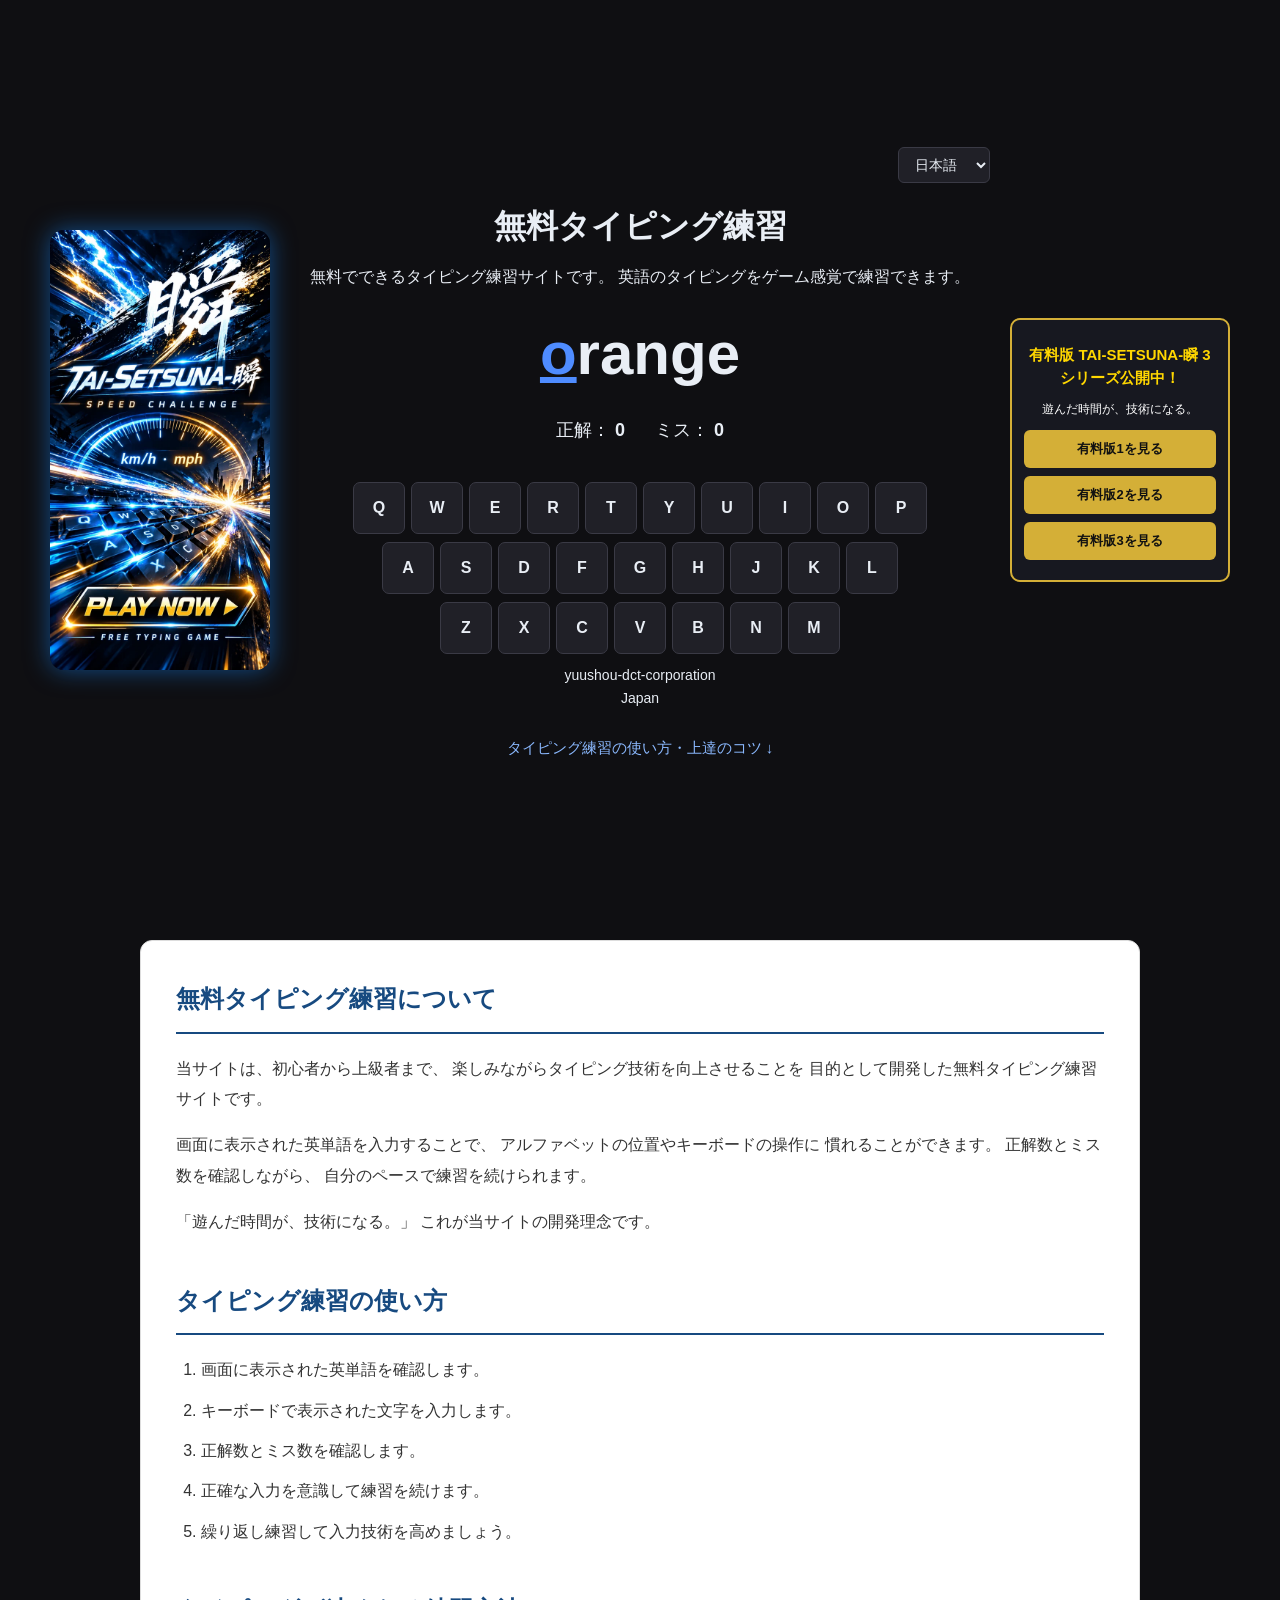
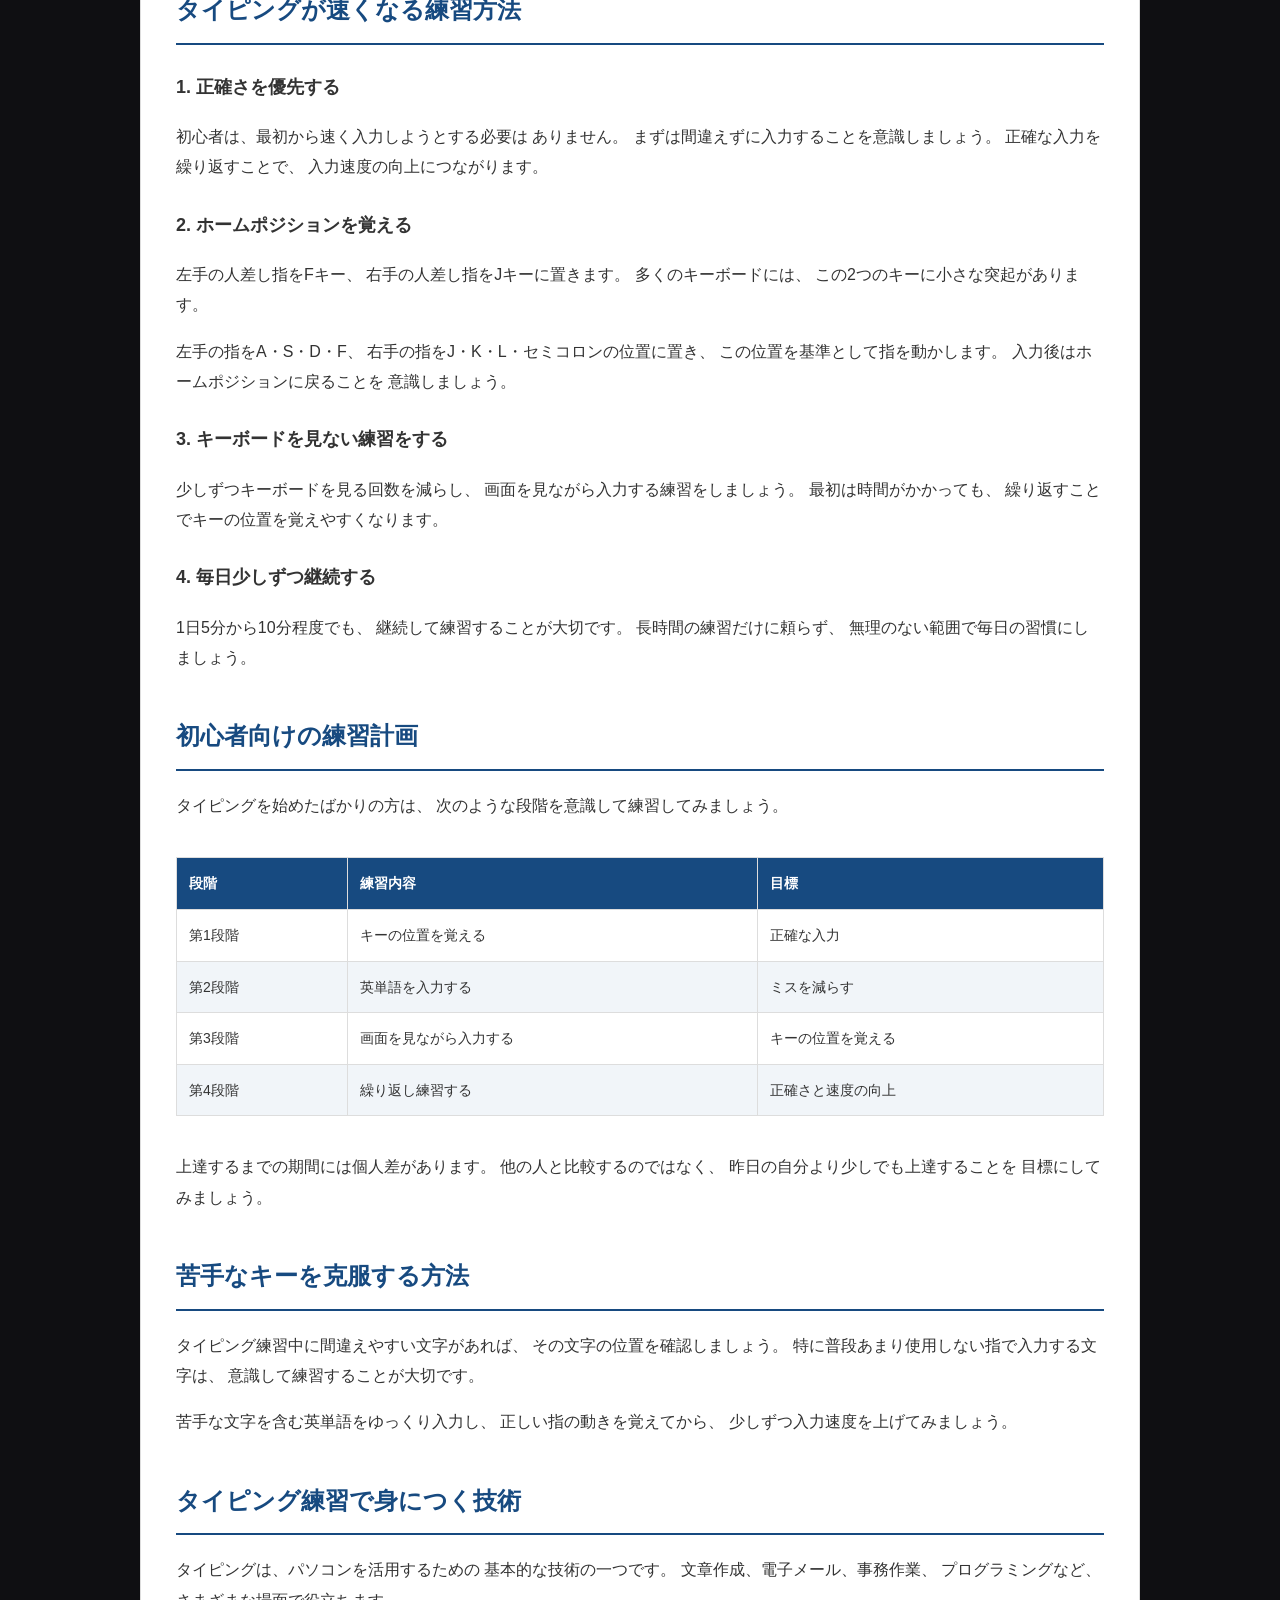
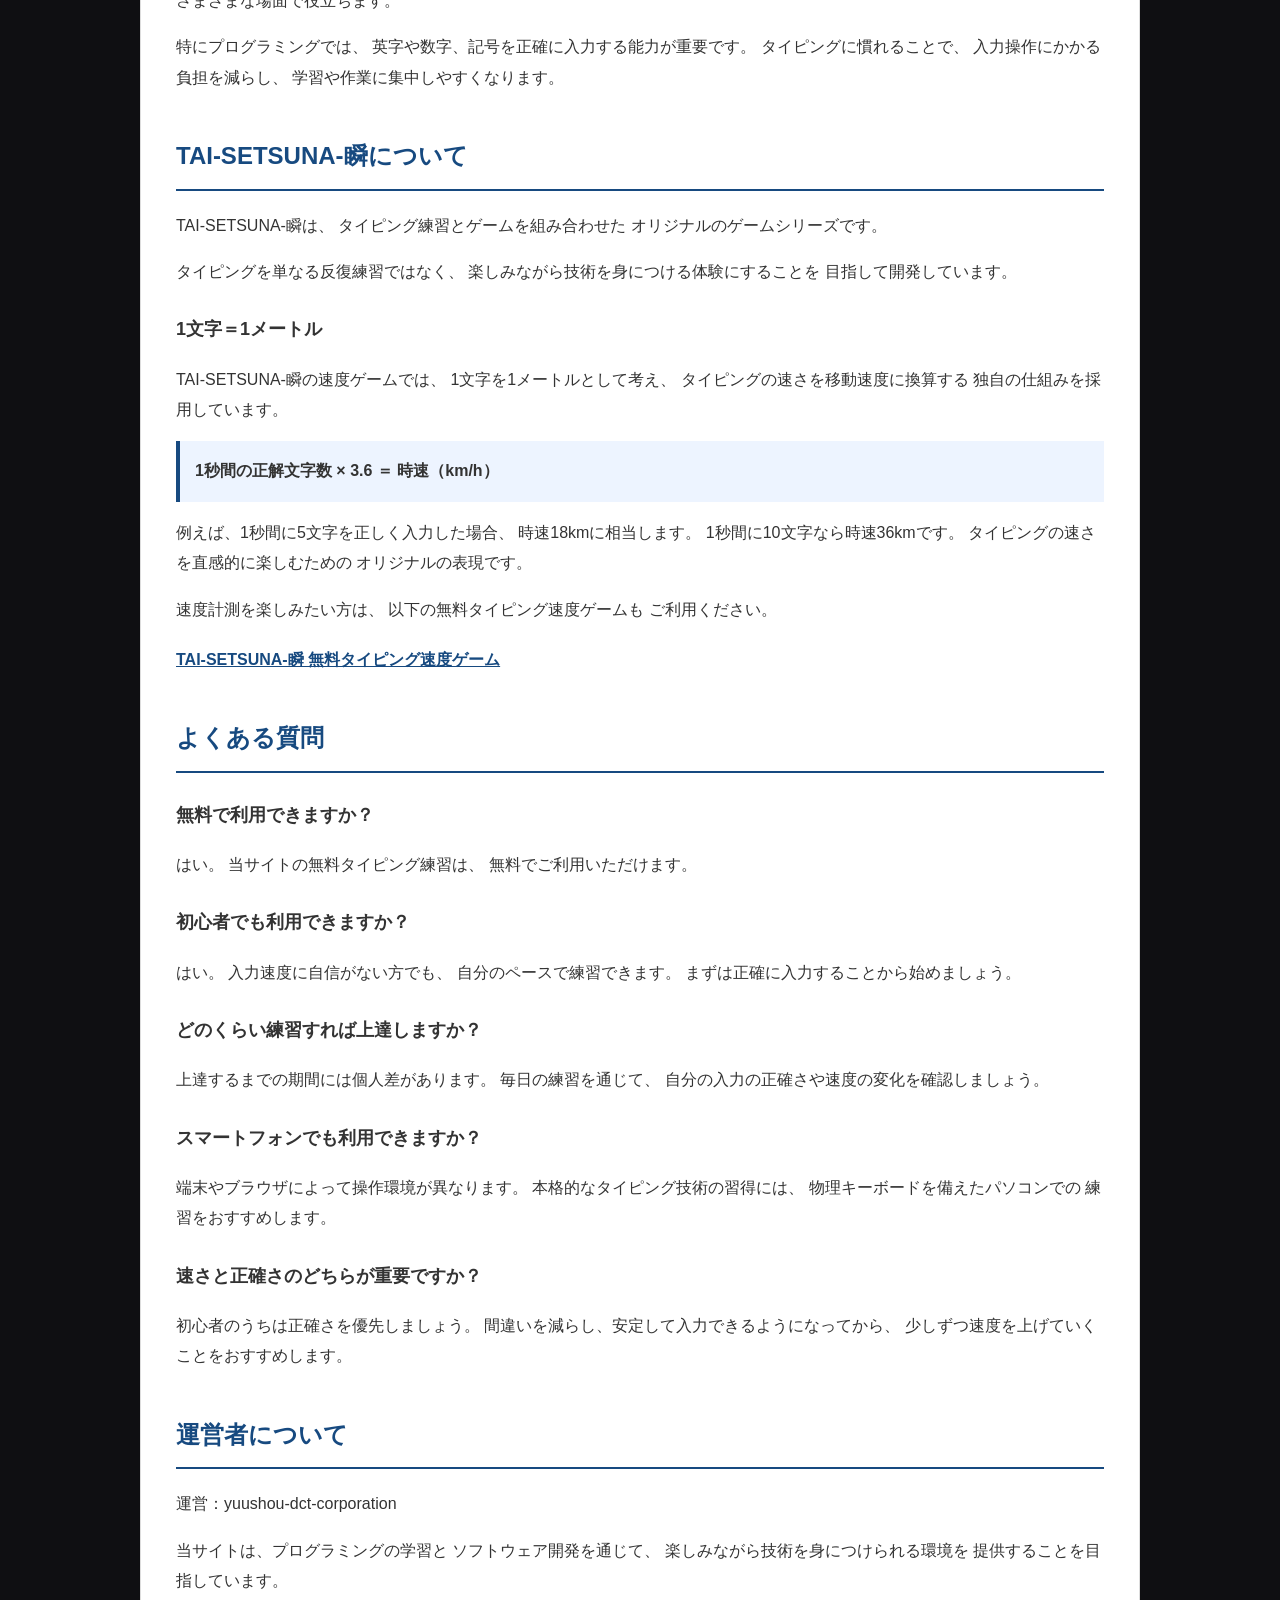
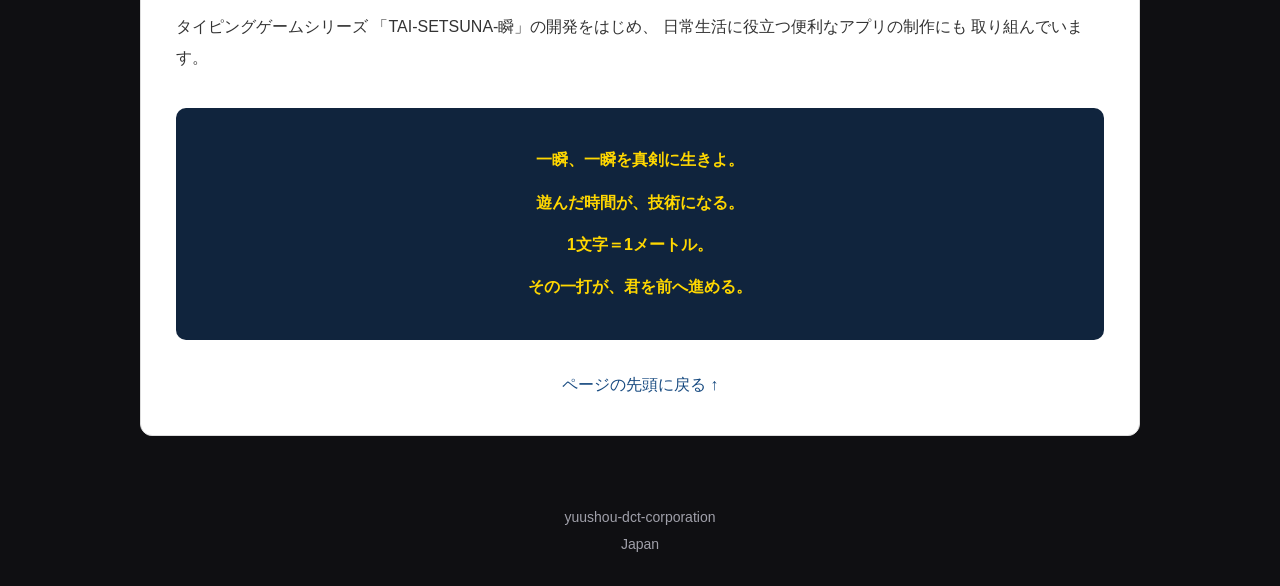
<file: index.html>
<!DOCTYPE html>
<html lang="ja">
<head>

  <meta charset="UTF-8">
  <meta name="viewport" content="width=device-width, initial-scale=1">

  <meta name="google-adsense-account"
        content="ca-pub-1666906996789320">

  <title>無料タイピング練習</title>

  <meta name="description"
        content="無料でできるタイピング練習サイトです。英語のタイピングをゲーム感覚で練習できます。初心者向けの練習方法や上達のコツも紹介しています。">

  <link rel="alternate" hreflang="ja"
        href="https://yuushou-dct.github.io/">

  <link rel="alternate" hreflang="en"
        href="https://yuushou-dct.github.io/en/">

  <link rel="alternate" hreflang="x-default"
        href="https://yuushou-dct.github.io/">

  <link rel="stylesheet" href="/hinomaru.css">

</head>

<body data-lang="ja" id="top">

<div class="game-layout">

  <!-- 左側の宣伝画像 -->

  <a class="setsuna-link"
     href="https://yuushou-dct.github.io/tai-setsuna/">

    <img
      src="/setsuna-banner.webp"
      alt="TAI-SETSUNA-瞬 無料タイピング速度ゲーム"
      width="300"
      height="600">

  </a>

  <!-- 中央のタイピング練習 -->

  <main class="container">

    <div class="language-box">

      <select id="language"
              aria-label="言語選択"
              onchange="window.location.href=this.value">

        <option value="https://yuushou-dct.github.io/en/">
          English
        </option>

        <option value="https://yuushou-dct.github.io/" selected>
          日本語
        </option>

      </select>

    </div>

    <h1>無料タイピング練習</h1>

    <p class="description">
      無料でできるタイピング練習サイトです。
      英語のタイピングをゲーム感覚で練習できます。
    </p>

    <div id="word"></div>

    <div class="info">

      <span>
        正解：
        <b id="correct">0</b>
      </span>

      <span>
        ミス：
        <b id="miss">0</b>
      </span>

    </div>

    <div class="keyboard">

      <div class="row">
        <div class="key" data-key="q">Q</div>
        <div class="key" data-key="w">W</div>
        <div class="key" data-key="e">E</div>
        <div class="key" data-key="r">R</div>
        <div class="key" data-key="t">T</div>
        <div class="key" data-key="y">Y</div>
        <div class="key" data-key="u">U</div>
        <div class="key" data-key="i">I</div>
        <div class="key" data-key="o">O</div>
        <div class="key" data-key="p">P</div>
      </div>

      <div class="row">
        <div class="key" data-key="a">A</div>
        <div class="key" data-key="s">S</div>
        <div class="key" data-key="d">D</div>
        <div class="key" data-key="f">F</div>
        <div class="key" data-key="g">G</div>
        <div class="key" data-key="h">H</div>
        <div class="key" data-key="j">J</div>
        <div class="key" data-key="k">K</div>
        <div class="key" data-key="l">L</div>
      </div>

      <div class="row">
        <div class="key" data-key="z">Z</div>
        <div class="key" data-key="x">X</div>
        <div class="key" data-key="c">C</div>
        <div class="key" data-key="v">V</div>
        <div class="key" data-key="b">B</div>
        <div class="key" data-key="n">N</div>
        <div class="key" data-key="m">M</div>
      </div>

    </div>

    <footer>
      yuushou-dct-corporation
      <br>
      Japan
    </footer>

    <a class="guide-link" href="#typing-guide">
      タイピング練習の使い方・上達のコツ ↓
    </a>

  </main>

  <!-- 右側のPayhip有料版紹介 -->

  <aside class="payhip-panel">

    <h2 id="paidTitle">
      有料版 TAI-SETSUNA-瞬
      3シリーズ公開中！
    </h2>

    <p id="paidMessage">
      遊んだ時間が、技術になる。
    </p>

    <a href="https://payhip.com/b/ezDcf"
       target="_blank"
       rel="noopener noreferrer"
       class="payhip-btn"
       id="paid1">
      有料版1を見る
    </a>

    <a href="https://payhip.com/b/QFHme"
       target="_blank"
       rel="noopener noreferrer"
       class="payhip-btn"
       id="paid2">
      有料版2を見る
    </a>

    <a href="https://payhip.com/b/JPG1M"
       target="_blank"
       rel="noopener noreferrer"
       class="payhip-btn"
       id="paid3">
      有料版3を見る
    </a>

  </aside>

</div>

<!-- 下部の解説文章 -->

<article class="typing-guide" id="typing-guide">

  <h2>無料タイピング練習について</h2>

  <p>
    当サイトは、初心者から上級者まで、
    楽しみながらタイピング技術を向上させることを
    目的として開発した無料タイピング練習サイトです。
  </p>

  <p>
    画面に表示された英単語を入力することで、
    アルファベットの位置やキーボードの操作に
    慣れることができます。
    正解数とミス数を確認しながら、
    自分のペースで練習を続けられます。
  </p>

  <p>
    「遊んだ時間が、技術になる。」
    これが当サイトの開発理念です。
  </p>

  <h2>タイピング練習の使い方</h2>

  <ol>
    <li>画面に表示された英単語を確認します。</li>
    <li>キーボードで表示された文字を入力します。</li>
    <li>正解数とミス数を確認します。</li>
    <li>正確な入力を意識して練習を続けます。</li>
    <li>繰り返し練習して入力技術を高めましょう。</li>
  </ol>

  <h2>タイピングが速くなる練習方法</h2>

  <h3>1. 正確さを優先する</h3>

  <p>
    初心者は、最初から速く入力しようとする必要は
    ありません。
    まずは間違えずに入力することを意識しましょう。
    正確な入力を繰り返すことで、
    入力速度の向上につながります。
  </p>

  <h3>2. ホームポジションを覚える</h3>

  <p>
    左手の人差し指をFキー、
    右手の人差し指をJキーに置きます。
    多くのキーボードには、
    この2つのキーに小さな突起があります。
  </p>

  <p>
    左手の指をA・S・D・F、
    右手の指をJ・K・L・セミコロンの位置に置き、
    この位置を基準として指を動かします。
    入力後はホームポジションに戻ることを
    意識しましょう。
  </p>

  <h3>3. キーボードを見ない練習をする</h3>

  <p>
    少しずつキーボードを見る回数を減らし、
    画面を見ながら入力する練習をしましょう。
    最初は時間がかかっても、
    繰り返すことでキーの位置を覚えやすくなります。
  </p>

  <h3>4. 毎日少しずつ継続する</h3>

  <p>
    1日5分から10分程度でも、
    継続して練習することが大切です。
    長時間の練習だけに頼らず、
    無理のない範囲で毎日の習慣にしましょう。
  </p>

  <h2>初心者向けの練習計画</h2>

  <p>
    タイピングを始めたばかりの方は、
    次のような段階を意識して練習してみましょう。
  </p>

  <div class="table-scroll">

    <table class="practice-table">

      <thead>
        <tr>
          <th>段階</th>
          <th>練習内容</th>
          <th>目標</th>
        </tr>
      </thead>

      <tbody>
        <tr>
          <td>第1段階</td>
          <td>キーの位置を覚える</td>
          <td>正確な入力</td>
        </tr>

        <tr>
          <td>第2段階</td>
          <td>英単語を入力する</td>
          <td>ミスを減らす</td>
        </tr>

        <tr>
          <td>第3段階</td>
          <td>画面を見ながら入力する</td>
          <td>キーの位置を覚える</td>
        </tr>

        <tr>
          <td>第4段階</td>
          <td>繰り返し練習する</td>
          <td>正確さと速度の向上</td>
        </tr>
      </tbody>

    </table>

  </div>

  <p>
    上達するまでの期間には個人差があります。
    他の人と比較するのではなく、
    昨日の自分より少しでも上達することを
    目標にしてみましょう。
  </p>

  <h2>苦手なキーを克服する方法</h2>

  <p>
    タイピング練習中に間違えやすい文字があれば、
    その文字の位置を確認しましょう。
    特に普段あまり使用しない指で入力する文字は、
    意識して練習することが大切です。
  </p>

  <p>
    苦手な文字を含む英単語をゆっくり入力し、
    正しい指の動きを覚えてから、
    少しずつ入力速度を上げてみましょう。
  </p>

  <h2>タイピング練習で身につく技術</h2>

  <p>
    タイピングは、パソコンを活用するための
    基本的な技術の一つです。
    文章作成、電子メール、事務作業、
    プログラミングなど、
    さまざまな場面で役立ちます。
  </p>

  <p>
    特にプログラミングでは、
    英字や数字、記号を正確に入力する能力が重要です。
    タイピングに慣れることで、
    入力操作にかかる負担を減らし、
    学習や作業に集中しやすくなります。
  </p>

  <h2>TAI-SETSUNA-瞬について</h2>

  <p>
    TAI-SETSUNA-瞬は、
    タイピング練習とゲームを組み合わせた
    オリジナルのゲームシリーズです。
  </p>

  <p>
    タイピングを単なる反復練習ではなく、
    楽しみながら技術を身につける体験にすることを
    目指して開発しています。
  </p>

  <h3>1文字＝1メートル</h3>

  <p>
    TAI-SETSUNA-瞬の速度ゲームでは、
    1文字を1メートルとして考え、
    タイピングの速さを移動速度に換算する
    独自の仕組みを採用しています。
  </p>

  <p class="formula">
    1秒間の正解文字数 × 3.6 ＝ 時速（km/h）
  </p>

  <p>
    例えば、1秒間に5文字を正しく入力した場合、
    時速18kmに相当します。
    1秒間に10文字なら時速36kmです。
    タイピングの速さを直感的に楽しむための
    オリジナルの表現です。
  </p>

  <p>
    速度計測を楽しみたい方は、
    以下の無料タイピング速度ゲームも
    ご利用ください。
  </p>

  <a class="game-text-link"
     href="https://yuushou-dct.github.io/tai-setsuna/">
    TAI-SETSUNA-瞬 無料タイピング速度ゲーム
  </a>

  <h2>よくある質問</h2>

  <h3>無料で利用できますか？</h3>

  <p>
    はい。
    当サイトの無料タイピング練習は、
    無料でご利用いただけます。
  </p>

  <h3>初心者でも利用できますか？</h3>

  <p>
    はい。
    入力速度に自信がない方でも、
    自分のペースで練習できます。
    まずは正確に入力することから始めましょう。
  </p>

  <h3>どのくらい練習すれば上達しますか？</h3>

  <p>
    上達するまでの期間には個人差があります。
    毎日の練習を通じて、
    自分の入力の正確さや速度の変化を確認しましょう。
  </p>

  <h3>スマートフォンでも利用できますか？</h3>

  <p>
    端末やブラウザによって操作環境が異なります。
    本格的なタイピング技術の習得には、
    物理キーボードを備えたパソコンでの
    練習をおすすめします。
  </p>

  <h3>速さと正確さのどちらが重要ですか？</h3>

  <p>
    初心者のうちは正確さを優先しましょう。
    間違いを減らし、安定して入力できるようになってから、
    少しずつ速度を上げていくことをおすすめします。
  </p>

  <h2>運営者について</h2>

  <p>
    運営：yuushou-dct-corporation
  </p>

  <p>
    当サイトは、プログラミングの学習と
    ソフトウェア開発を通じて、
    楽しみながら技術を身につけられる環境を
    提供することを目指しています。
  </p>

  <p>
    タイピングゲームシリーズ
    「TAI-SETSUNA-瞬」の開発をはじめ、
    日常生活に役立つ便利なアプリの制作にも
    取り組んでいます。
  </p>

  <div class="typing-message">
    <p>一瞬、一瞬を真剣に生きよ。</p>
    <p>遊んだ時間が、技術になる。</p>
    <p>1文字＝1メートル。</p>
    <p>その一打が、君を前へ進める。</p>
  </div>

  <a class="back-top" href="#top">
    ページの先頭に戻る ↑
  </a>

</article>

<footer class="site-footer">
  <p>yuushou-dct-corporation</p>
  <p>Japan</p>
</footer>

<script src="/hinomaru.js"></script>

<script
  type="module"
  src="https://static.cloudflareinsights.com/beacon.min.js"
  data-cf-beacon='{"token":"c0261c3001bf42dbbbfe229eb3c4c244"}'>
</script>

</body>
</html>
</file>
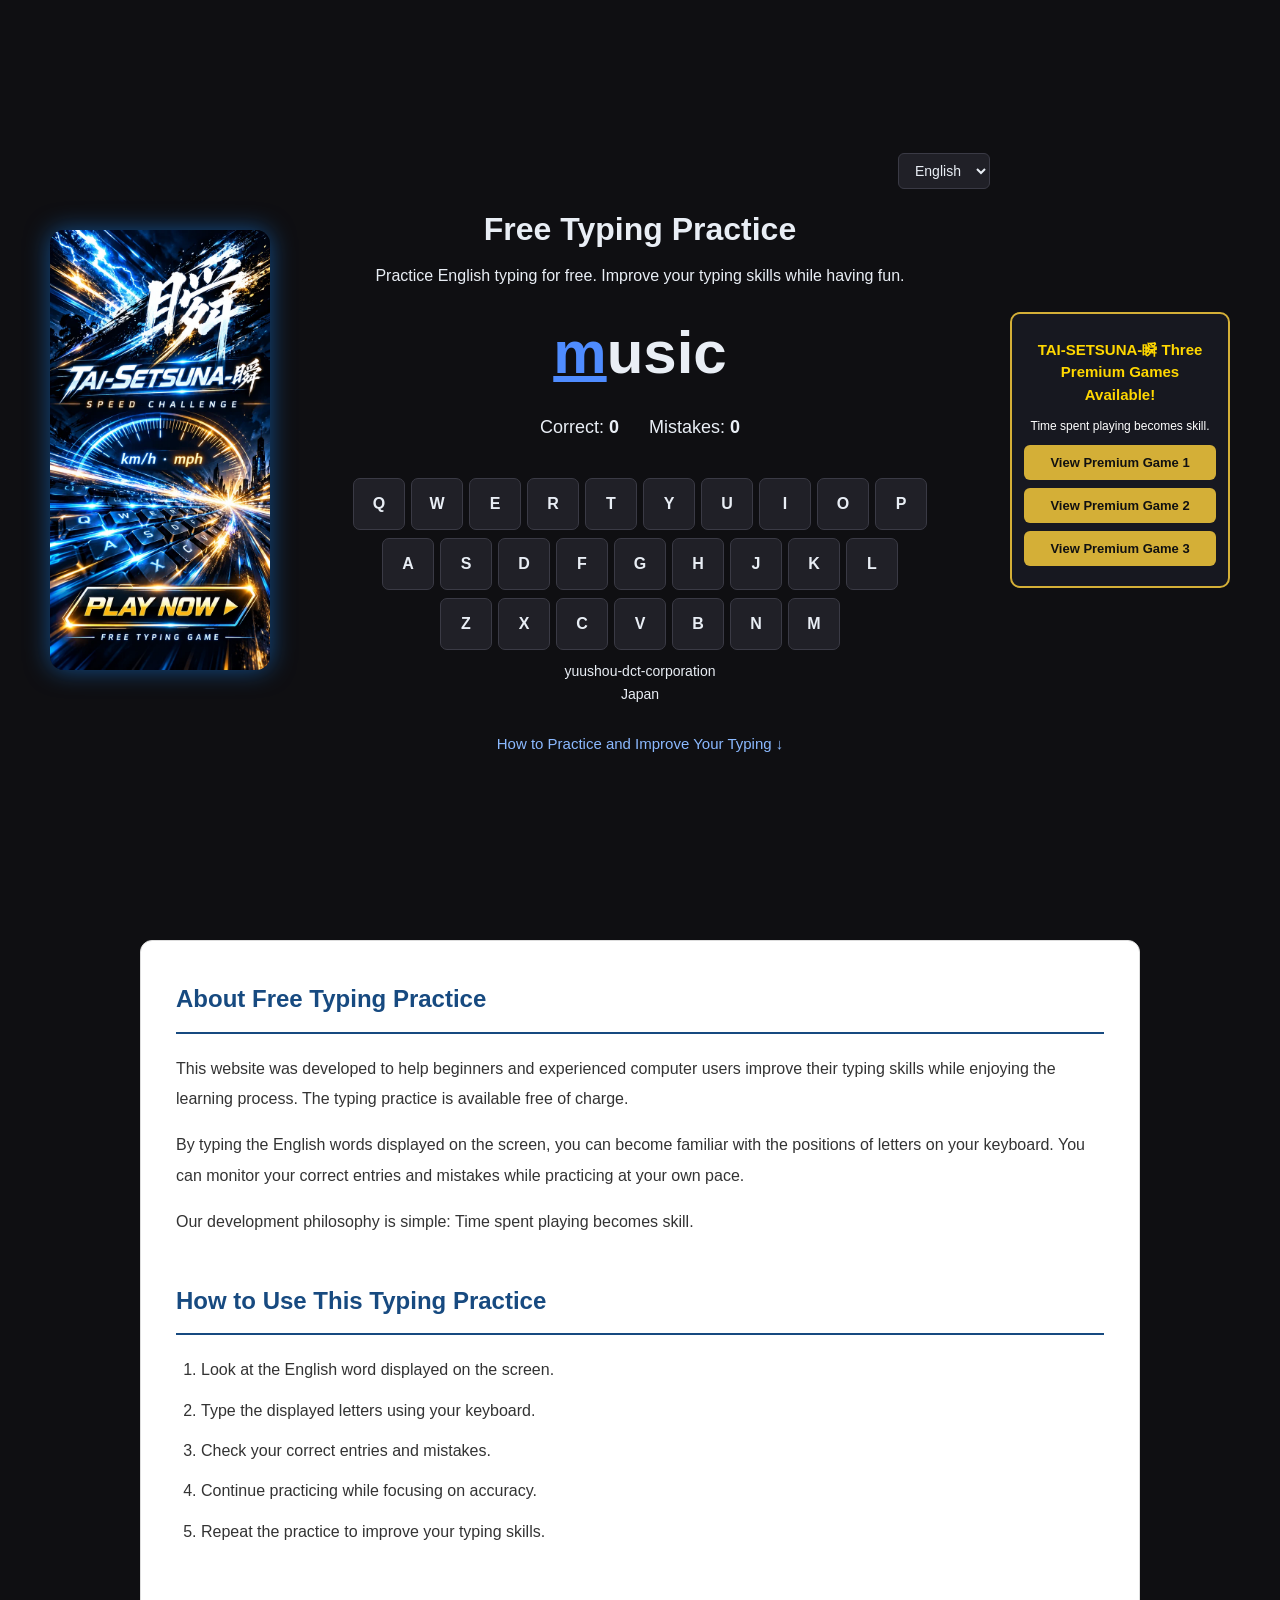
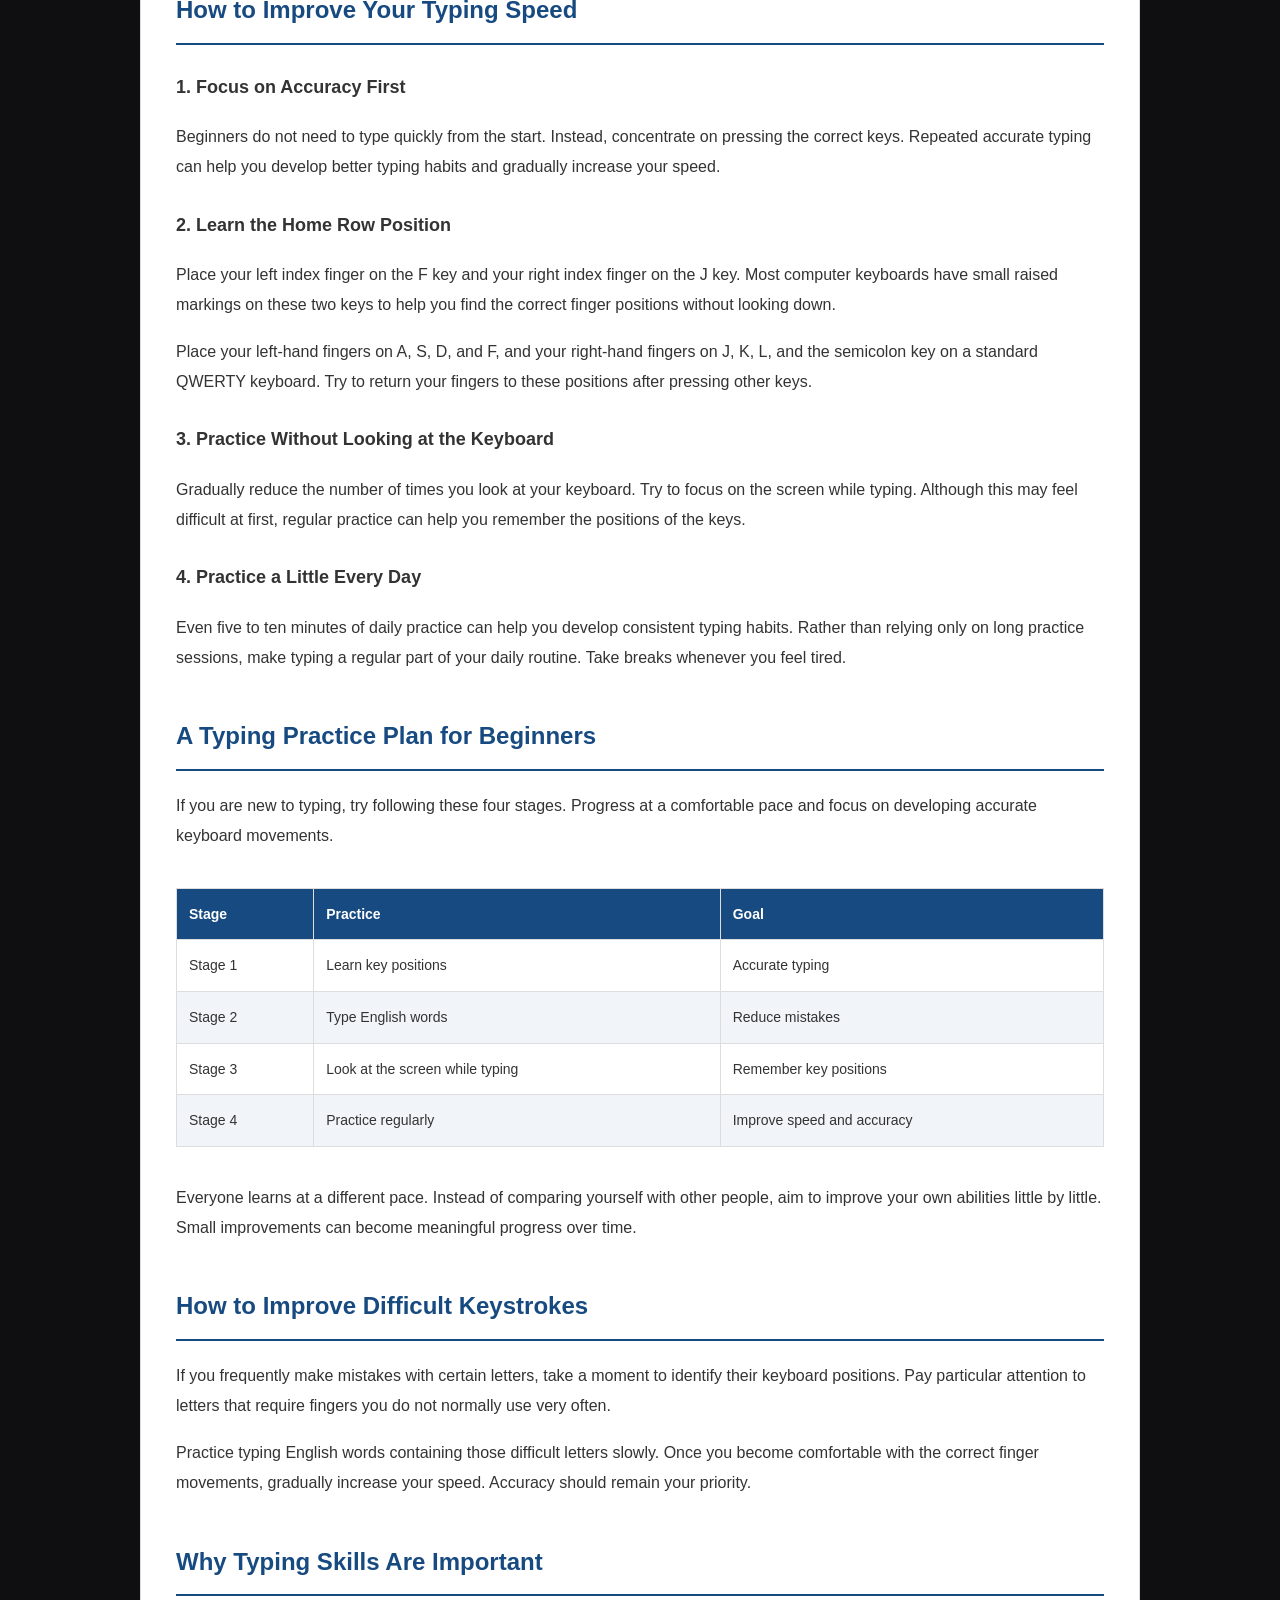
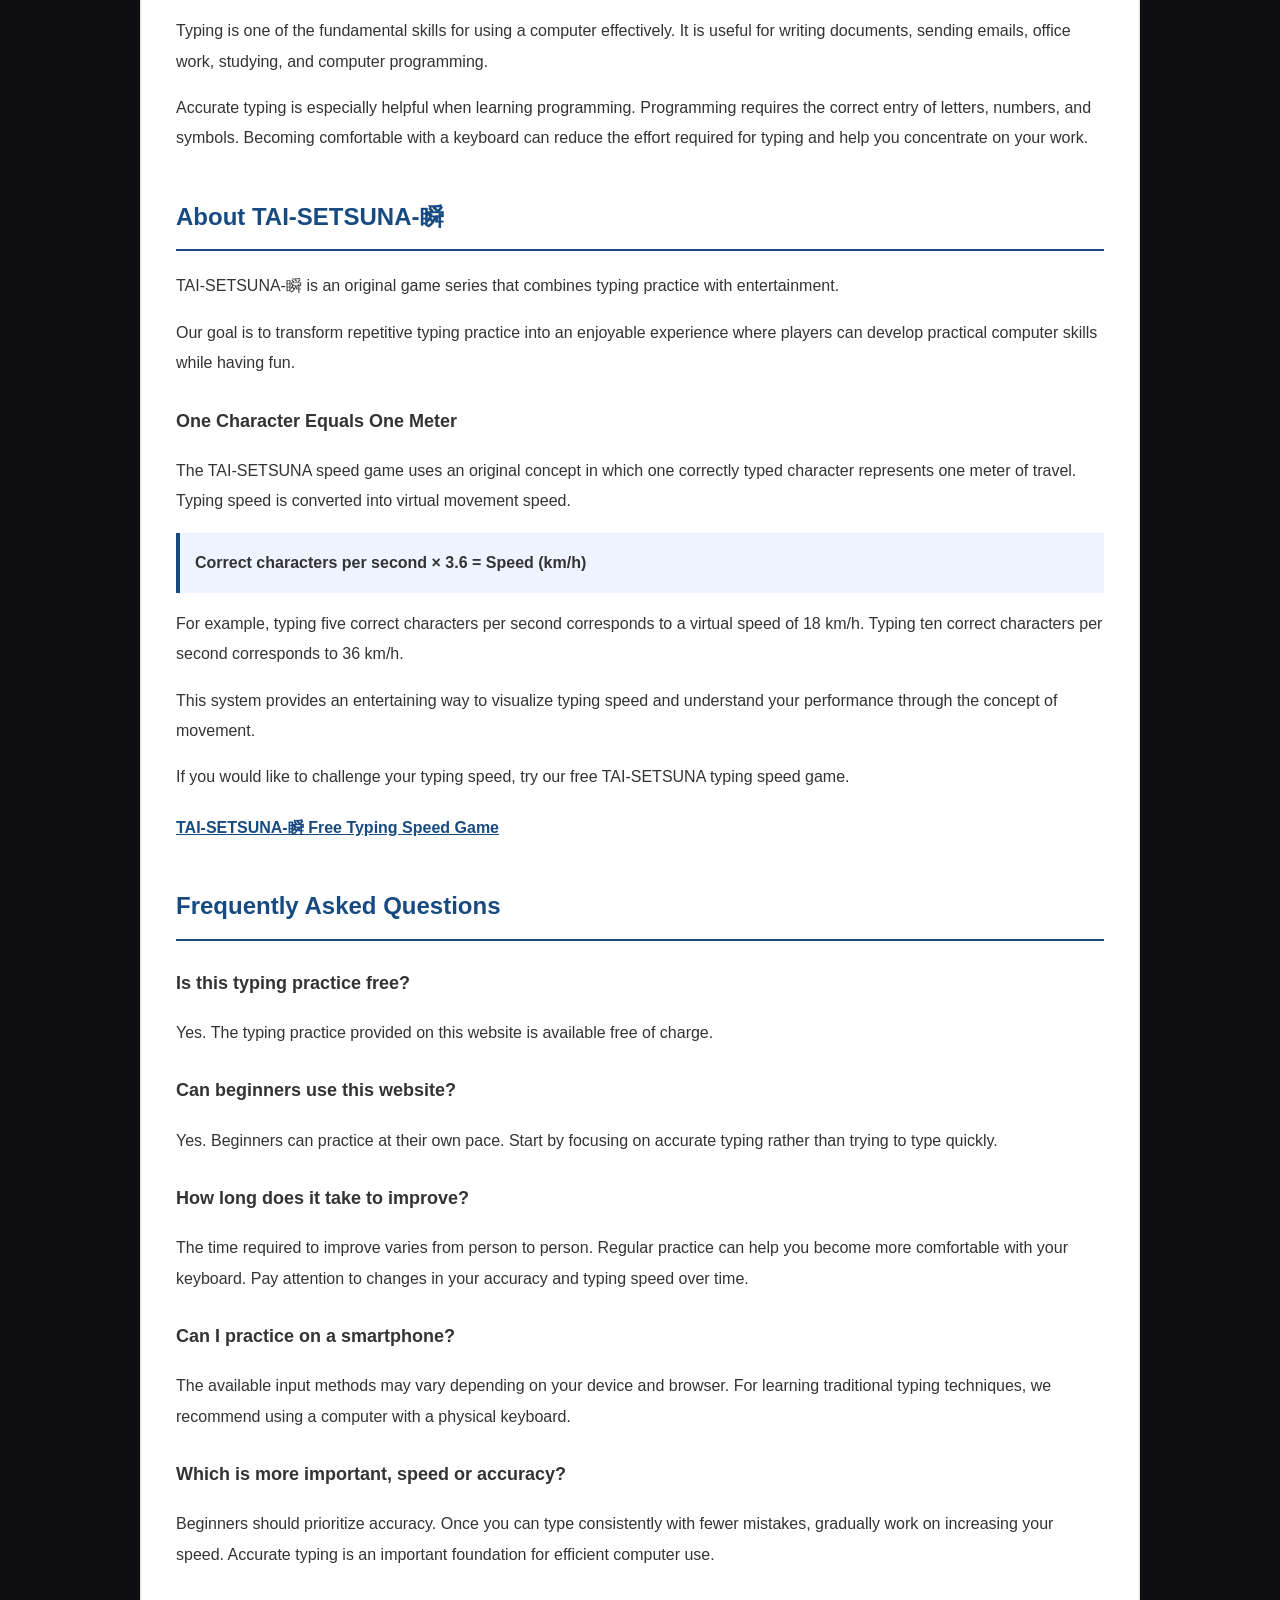
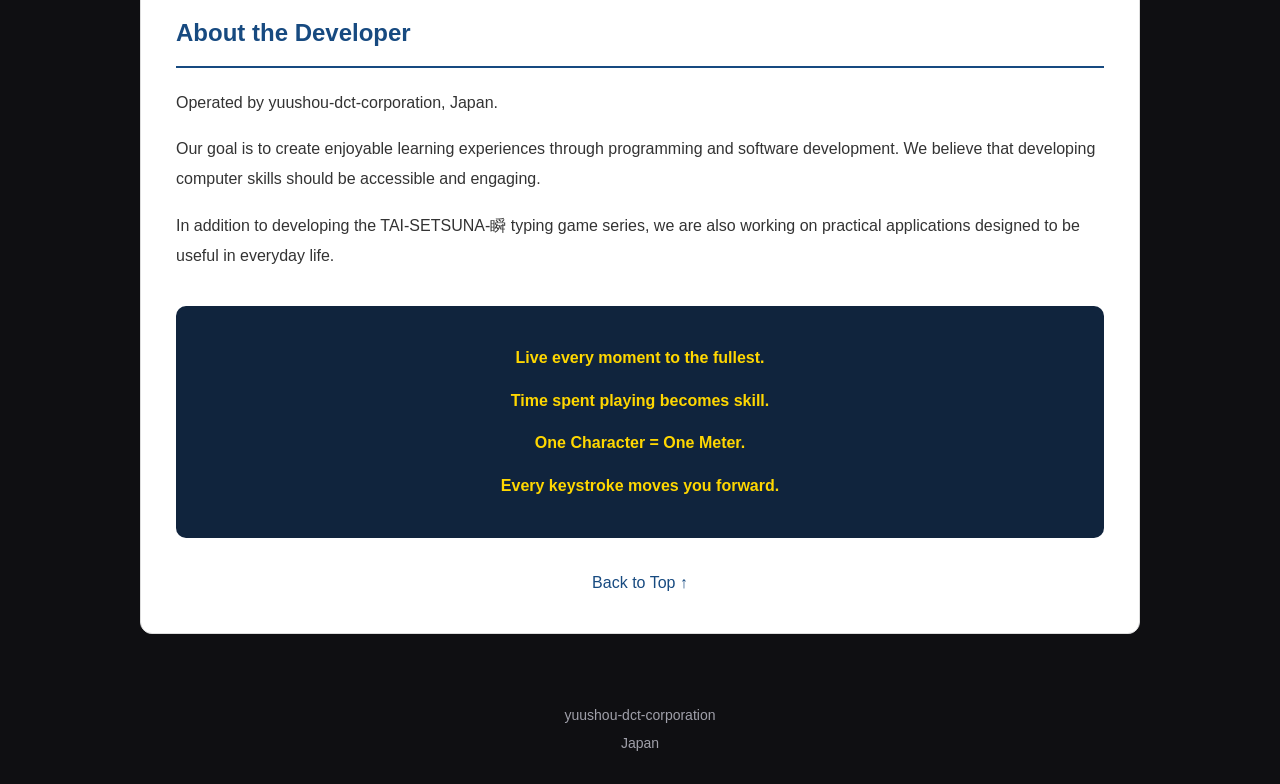
<file: en/index.html>
<!DOCTYPE html>
<html lang="en">
<head>

  <meta charset="UTF-8">
  <meta name="viewport" content="width=device-width, initial-scale=1">

  <meta name="google-adsense-account"
        content="ca-pub-1666906996789320">

  <title>Free Typing Practice</title>

  <meta name="description"
        content="Improve your typing skills with free English typing practice. Learn keyboard techniques, improve accuracy, and discover practical typing tips for beginners.">

  <link rel="alternate" hreflang="ja"
        href="https://yuushou-dct.github.io/">

  <link rel="alternate" hreflang="en"
        href="https://yuushou-dct.github.io/en/">

  <link rel="alternate" hreflang="x-default"
        href="https://yuushou-dct.github.io/">

  <link rel="stylesheet" href="/en/hinomaru.css">

</head>

<body data-lang="en" id="top">

<div class="game-layout">

  <!-- Left banner -->

  <a class="setsuna-link"
     href="https://yuushou-dct.github.io/tai-setsuna/">

    <img
      src="/setsuna-banner.webp"
      alt="TAI-SETSUNA Free Typing Speed Game"
      width="300"
      height="600">

  </a>

  <!-- Typing practice -->

  <main class="container">

    <div class="language-box">

      <select id="language"
              aria-label="Select language"
              onchange="window.location.href=this.value">

        <option value="https://yuushou-dct.github.io/en/" selected>
          English
        </option>

        <option value="https://yuushou-dct.github.io/">
          日本語
        </option>

      </select>

    </div>

    <h1>Free Typing Practice</h1>

    <p class="description">
      Practice English typing for free.
      Improve your typing skills while having fun.
    </p>

    <div id="word"></div>

    <div class="info">

      <span>
        Correct:
        <b id="correct">0</b>
      </span>

      <span>
        Mistakes:
        <b id="miss">0</b>
      </span>

    </div>

    <div class="keyboard">

      <div class="row">
        <div class="key" data-key="q">Q</div>
        <div class="key" data-key="w">W</div>
        <div class="key" data-key="e">E</div>
        <div class="key" data-key="r">R</div>
        <div class="key" data-key="t">T</div>
        <div class="key" data-key="y">Y</div>
        <div class="key" data-key="u">U</div>
        <div class="key" data-key="i">I</div>
        <div class="key" data-key="o">O</div>
        <div class="key" data-key="p">P</div>
      </div>

      <div class="row">
        <div class="key" data-key="a">A</div>
        <div class="key" data-key="s">S</div>
        <div class="key" data-key="d">D</div>
        <div class="key" data-key="f">F</div>
        <div class="key" data-key="g">G</div>
        <div class="key" data-key="h">H</div>
        <div class="key" data-key="j">J</div>
        <div class="key" data-key="k">K</div>
        <div class="key" data-key="l">L</div>
      </div>

      <div class="row">
        <div class="key" data-key="z">Z</div>
        <div class="key" data-key="x">X</div>
        <div class="key" data-key="c">C</div>
        <div class="key" data-key="v">V</div>
        <div class="key" data-key="b">B</div>
        <div class="key" data-key="n">N</div>
        <div class="key" data-key="m">M</div>
      </div>

    </div>

    <footer>
      yuushou-dct-corporation
      <br>
      Japan
    </footer>

    <a class="guide-link" href="#typing-guide">
      How to Practice and Improve Your Typing ↓
    </a>

  </main>

  <!-- Right Payhip panel -->

  <aside class="payhip-panel">

    <h2 id="paidTitle">
      TAI-SETSUNA-瞬
      Three Premium Games Available!
    </h2>

    <p id="paidMessage">
      Time spent playing becomes skill.
    </p>

    <a href="https://payhip.com/b/ezDcf"
       target="_blank"
       rel="noopener noreferrer"
       class="payhip-btn"
       id="paid1">
      View Premium Game 1
    </a>

    <a href="https://payhip.com/b/QFHme"
       target="_blank"
       rel="noopener noreferrer"
       class="payhip-btn"
       id="paid2">
      View Premium Game 2
    </a>

    <a href="https://payhip.com/b/JPG1M"
       target="_blank"
       rel="noopener noreferrer"
       class="payhip-btn"
       id="paid3">
      View Premium Game 3
    </a>

  </aside>

</div>

<!-- Typing practice guide -->

<article class="typing-guide" id="typing-guide">

  <h2>About Free Typing Practice</h2>

  <p>
    This website was developed to help beginners
    and experienced computer users improve their
    typing skills while enjoying the learning process.
    The typing practice is available free of charge.
  </p>

  <p>
    By typing the English words displayed on the screen,
    you can become familiar with the positions of
    letters on your keyboard.
    You can monitor your correct entries and mistakes
    while practicing at your own pace.
  </p>

  <p>
    Our development philosophy is simple:
    Time spent playing becomes skill.
  </p>

  <h2>How to Use This Typing Practice</h2>

  <ol>
    <li>Look at the English word displayed on the screen.</li>
    <li>Type the displayed letters using your keyboard.</li>
    <li>Check your correct entries and mistakes.</li>
    <li>Continue practicing while focusing on accuracy.</li>
    <li>Repeat the practice to improve your typing skills.</li>
  </ol>

  <h2>How to Improve Your Typing Speed</h2>

  <h3>1. Focus on Accuracy First</h3>

  <p>
    Beginners do not need to type quickly from the start.
    Instead, concentrate on pressing the correct keys.
    Repeated accurate typing can help you develop
    better typing habits and gradually increase your speed.
  </p>

  <h3>2. Learn the Home Row Position</h3>

  <p>
    Place your left index finger on the F key
    and your right index finger on the J key.
    Most computer keyboards have small raised markings
    on these two keys to help you find the correct
    finger positions without looking down.
  </p>

  <p>
    Place your left-hand fingers on A, S, D, and F,
    and your right-hand fingers on J, K, L,
    and the semicolon key on a standard QWERTY keyboard.
    Try to return your fingers to these positions
    after pressing other keys.
  </p>

  <h3>3. Practice Without Looking at the Keyboard</h3>

  <p>
    Gradually reduce the number of times you look
    at your keyboard.
    Try to focus on the screen while typing.
    Although this may feel difficult at first,
    regular practice can help you remember
    the positions of the keys.
  </p>

  <h3>4. Practice a Little Every Day</h3>

  <p>
    Even five to ten minutes of daily practice
    can help you develop consistent typing habits.
    Rather than relying only on long practice sessions,
    make typing a regular part of your daily routine.
    Take breaks whenever you feel tired.
  </p>

  <h2>A Typing Practice Plan for Beginners</h2>

  <p>
    If you are new to typing,
    try following these four stages.
    Progress at a comfortable pace and focus
    on developing accurate keyboard movements.
  </p>

  <div class="table-scroll">

    <table class="practice-table">

      <thead>
        <tr>
          <th>Stage</th>
          <th>Practice</th>
          <th>Goal</th>
        </tr>
      </thead>

      <tbody>
        <tr>
          <td>Stage 1</td>
          <td>Learn key positions</td>
          <td>Accurate typing</td>
        </tr>

        <tr>
          <td>Stage 2</td>
          <td>Type English words</td>
          <td>Reduce mistakes</td>
        </tr>

        <tr>
          <td>Stage 3</td>
          <td>Look at the screen while typing</td>
          <td>Remember key positions</td>
        </tr>

        <tr>
          <td>Stage 4</td>
          <td>Practice regularly</td>
          <td>Improve speed and accuracy</td>
        </tr>
      </tbody>

    </table>

  </div>

  <p>
    Everyone learns at a different pace.
    Instead of comparing yourself with other people,
    aim to improve your own abilities little by little.
    Small improvements can become meaningful progress
    over time.
  </p>

  <h2>How to Improve Difficult Keystrokes</h2>

  <p>
    If you frequently make mistakes with certain letters,
    take a moment to identify their keyboard positions.
    Pay particular attention to letters that require
    fingers you do not normally use very often.
  </p>

  <p>
    Practice typing English words containing
    those difficult letters slowly.
    Once you become comfortable with the correct
    finger movements, gradually increase your speed.
    Accuracy should remain your priority.
  </p>

  <h2>Why Typing Skills Are Important</h2>

  <p>
    Typing is one of the fundamental skills
    for using a computer effectively.
    It is useful for writing documents,
    sending emails, office work,
    studying, and computer programming.
  </p>

  <p>
    Accurate typing is especially helpful
    when learning programming.
    Programming requires the correct entry of
    letters, numbers, and symbols.
    Becoming comfortable with a keyboard
    can reduce the effort required for typing
    and help you concentrate on your work.
  </p>

  <h2>About TAI-SETSUNA-瞬</h2>

  <p>
    TAI-SETSUNA-瞬 is an original game series
    that combines typing practice with entertainment.
  </p>

  <p>
    Our goal is to transform repetitive typing practice
    into an enjoyable experience where players
    can develop practical computer skills
    while having fun.
  </p>

  <h3>One Character Equals One Meter</h3>

  <p>
    The TAI-SETSUNA speed game uses an original
    concept in which one correctly typed character
    represents one meter of travel.
    Typing speed is converted into virtual movement speed.
  </p>

  <p class="formula">
    Correct characters per second × 3.6 = Speed (km/h)
  </p>

  <p>
    For example, typing five correct characters
    per second corresponds to a virtual speed
    of 18 km/h.
    Typing ten correct characters per second
    corresponds to 36 km/h.
  </p>

  <p>
    This system provides an entertaining way
    to visualize typing speed and understand
    your performance through the concept of movement.
  </p>

  <p>
    If you would like to challenge your typing speed,
    try our free TAI-SETSUNA typing speed game.
  </p>

  <a class="game-text-link"
     href="https://yuushou-dct.github.io/tai-setsuna/">
    TAI-SETSUNA-瞬 Free Typing Speed Game
  </a>

  <h2>Frequently Asked Questions</h2>

  <h3>Is this typing practice free?</h3>

  <p>
    Yes. The typing practice provided on this website
    is available free of charge.
  </p>

  <h3>Can beginners use this website?</h3>

  <p>
    Yes. Beginners can practice at their own pace.
    Start by focusing on accurate typing
    rather than trying to type quickly.
  </p>

  <h3>How long does it take to improve?</h3>

  <p>
    The time required to improve varies
    from person to person.
    Regular practice can help you become
    more comfortable with your keyboard.
    Pay attention to changes in your accuracy
    and typing speed over time.
  </p>

  <h3>Can I practice on a smartphone?</h3>

  <p>
    The available input methods may vary
    depending on your device and browser.
    For learning traditional typing techniques,
    we recommend using a computer
    with a physical keyboard.
  </p>

  <h3>Which is more important, speed or accuracy?</h3>

  <p>
    Beginners should prioritize accuracy.
    Once you can type consistently
    with fewer mistakes,
    gradually work on increasing your speed.
    Accurate typing is an important foundation
    for efficient computer use.
  </p>

  <h2>About the Developer</h2>

  <p>
    Operated by yuushou-dct-corporation, Japan.
  </p>

  <p>
    Our goal is to create enjoyable learning
    experiences through programming
    and software development.
    We believe that developing computer skills
    should be accessible and engaging.
  </p>

  <p>
    In addition to developing the TAI-SETSUNA-瞬
    typing game series,
    we are also working on practical applications
    designed to be useful in everyday life.
  </p>

  <div class="typing-message">
    <p>Live every moment to the fullest.</p>
    <p>Time spent playing becomes skill.</p>
    <p>One Character = One Meter.</p>
    <p>Every keystroke moves you forward.</p>
  </div>

  <a class="back-top" href="#top">
    Back to Top ↑
  </a>

</article>

<footer class="site-footer">
  <p>yuushou-dct-corporation</p>
  <p>Japan</p>
</footer>

<script src="/en/hinomaru.js"></script>

<script
  type="module"
  src="https://static.cloudflareinsights.com/beacon.min.js"
  data-cf-beacon='{"token":"c0261c3001bf42dbbbfe229eb3c4c244"}'>
</script>

</body>
</html>
</file>
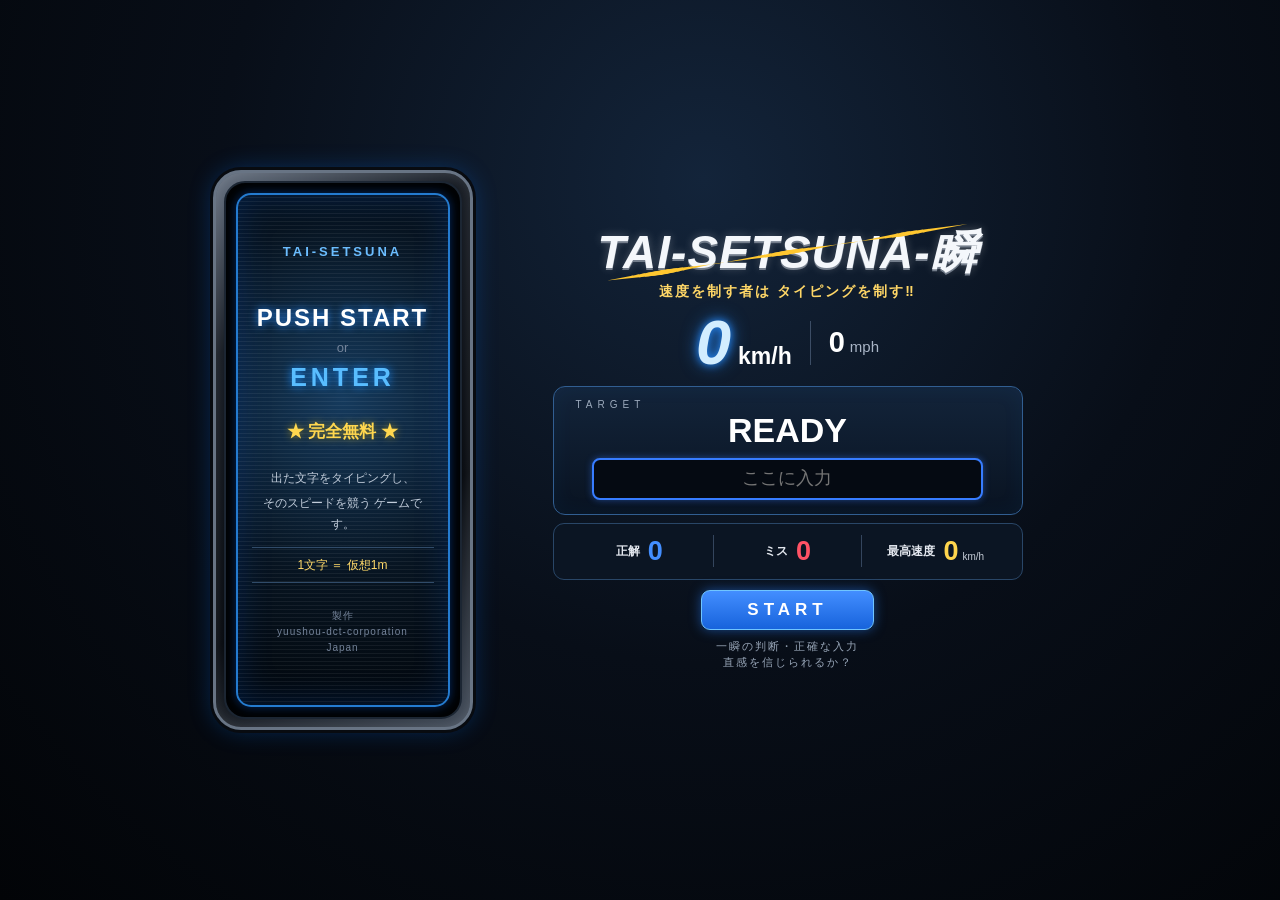
<file: tai-setsuna/index.html>
<!DOCTYPE html>
<html lang="ja">

<head>

  <meta charset="UTF-8">

  <meta name="viewport"
        content="width=device-width, initial-scale=1">
 
  <meta name="google-adsense-account"
        content="ca-pub-1666906996789320">

  
  <title>TAI-SETSUNA-瞬｜無料タイピング速度ゲーム</title>

  <meta name="description"
        content="TAI-SETSUNA-瞬。タイピング速度をkm/hで競う完全無料タイピングゲーム。">


<!-- hreflang 多言語SEO設定 -->

<link rel="alternate"
      hreflang="ja"
      href="https://yuushou-dct.github.io/tai-setsuna/">

<link rel="alternate"
      hreflang="en"
      href="https://yuushou-dct.github.io/en/tai-setsuna/">

<link rel="alternate"
      hreflang="x-default"
      href="https://yuushou-dct.github.io/en/tai-setsuna/">


  
  <link rel="stylesheet"
        href="taisetsuna.css">

</head>


<body>


<div class="game-layout">


  <!-- =========================
       左・縦長パチスロ液晶
  ========================== -->

  <aside class="slot-monitor">

    <div class="slot-frame">

      <div id="leftScreen"
           class="slot-screen">


        <!-- 待機画面 -->

        <div class="standby">

          <div class="slot-logo">
            TAI-SETSUNA
          </div>


          <div class="push">
            PUSH START
          </div>


          <div class="or">
            or
          </div>


          <div class="enter">
            ENTER
          </div>


          <div class="free">
            ★ 完全無料 ★
          </div>


          <div class="howto">

            <p>
              出た文字をタイピングし、
            </p>

            <p>
              そのスピードを競う
              ゲームです。
            </p>

            <div class="virtual">
              1文字 ＝ 仮想1m
            </div>

          </div>


          <div class="producer">

            製作<br>

            yuushou-dct-corporation<br>

            Japan

          </div>

        </div>


      </div>

    </div>

  </aside>



  <!-- =========================
       中央ゲーム
  ========================== -->

  <main class="game-main">


    <!-- タイトル -->

    <div class="title-area">

      <h1>
        TAI-SETSUNA-瞬
      </h1>

      <span class="title-lightning"></span>

    </div>



    <p class="catch-copy">

      速度を制す者は
      タイピングを制す‼

    </p>



    <!-- =====================
         SPEED
    ====================== -->

    <section class="speed-area">


      <div class="speed-main">

        <span id="speed">
          0
        </span>


        <span class="kmh">
          km/h
        </span>

      </div>



      <div class="speed-divider">
      </div>



      <div class="mph-main">

        <span id="mph">
          0
        </span>


        <span class="mph-unit">
          mph
        </span>

      </div>


    </section>



    <!-- =====================
         TARGET
    ====================== -->

    <section class="target-panel">


      <div class="target-label">
        TARGET
      </div>


      <div id="word">
        READY
      </div>


      <input
        id="typingInput"
        type="text"
        placeholder="ここに入力"
        autocomplete="off"
        spellcheck="false"
        disabled
      >


    </section>



    <!-- =====================
         RESULT
    ====================== -->

    <section class="result-panel">


      <div class="result-item">

        <div class="result-label">
          正解
        </div>

        <div
          id="correct"
          class="correct-number">
          0
        </div>

      </div>



      <div class="result-line">
      </div>



      <div class="result-item">

        <div class="result-label">
          ミス
        </div>

        <div
          id="miss"
          class="miss-number">
          0
        </div>

      </div>



      <div class="result-line">
      </div>



      <div class="result-item">

        <div class="result-label">
          最高速度
        </div>

        <div class="best-wrap">

          <span
            id="bestSpeed"
            class="best-number">
            0
          </span>

          <span class="best-unit">
            km/h
          </span>

        </div>

      </div>


    </section>



    <!-- START -->

    <button id="startBtn">
      START
    </button>



    <p class="bottom-message">

      一瞬の判断・正確な入力<br>

      直感を信じられるか？

    </p>


  </main>


</div>



<script src="taisetsuna.js"></script>
  
  <!-- Cloudflare Web Analytics -->

  <script
    type="module"
    src="https://static.cloudflareinsights.com/beacon.min.js"
    data-cf-beacon='{"token": "c0261c3001bf42dbbbfe229eb3c4c244"}'>
  </script>

  <!-- End Cloudflare Web Analytics -->


</body>

</html>
</file>
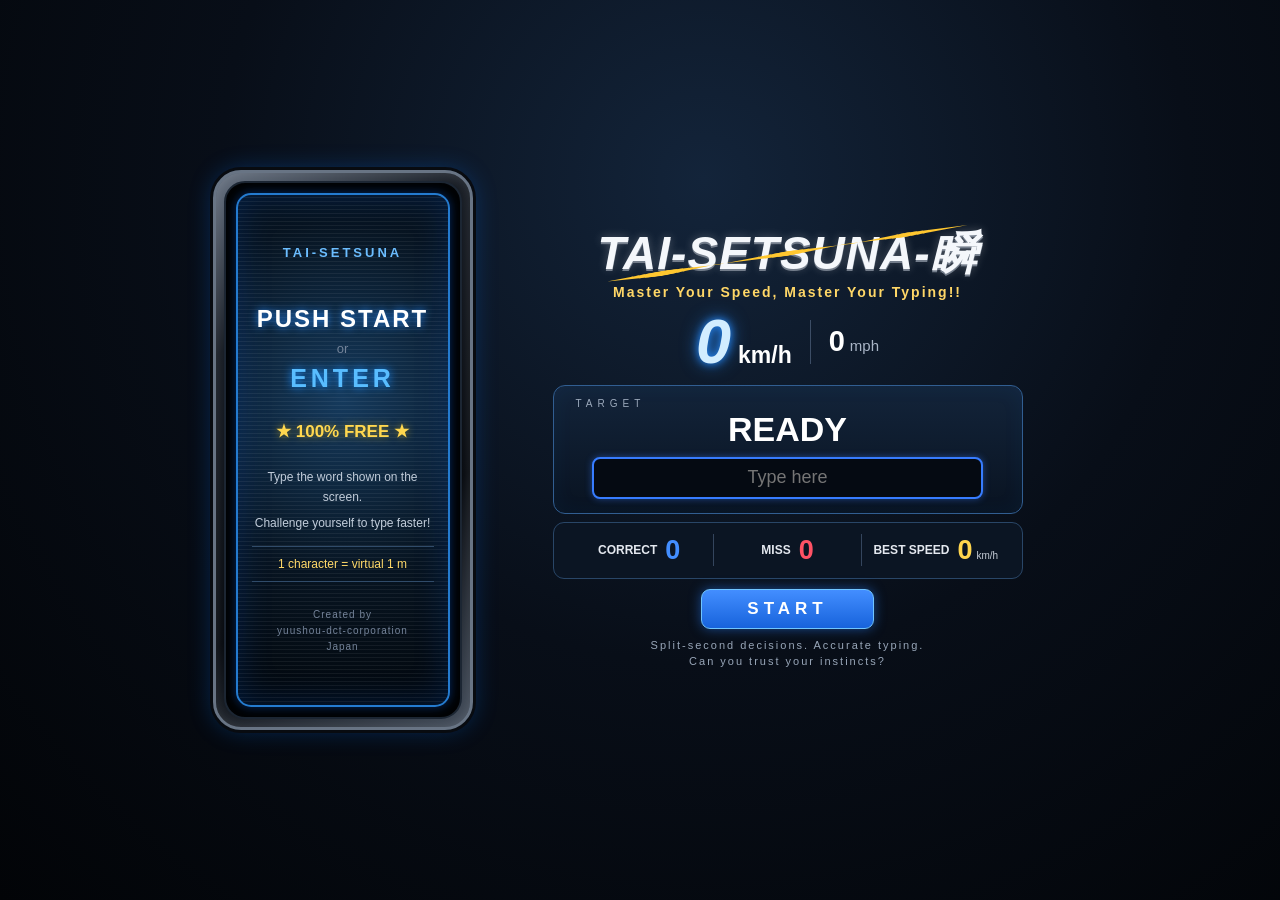
<file: en/ta-setsuna/index.html>
<!DOCTYPE html>
<html lang="en">

<head>

  <meta charset="UTF-8">

  <meta name="viewport"
        content="width=device-width, initial-scale=1">

  <meta name="google-adsense-account"
        content="ca-pub-1666906996789320">


  <title>TAI-SETSUNA-瞬 | Free Typing Speed Game</title>

  <meta name="description"
        content="Play TAI-SETSUNA-瞬, a completely free typing speed game. Type words as fast as you can and measure your virtual speed in km/h and mph.">


  <link rel="stylesheet"
        href="taisetsuna.css">

</head>


<body>


<div class="game-layout">


  <!-- Left Slot Monitor -->

  <aside class="slot-monitor">

    <div class="slot-frame">

      <div id="leftScreen"
           class="slot-screen">


        <!-- Standby Screen -->

        <div class="standby">

          <div class="slot-logo">
            TAI-SETSUNA
          </div>


          <div class="push">
            PUSH START
          </div>


          <div class="or">
            or
          </div>


          <div class="enter">
            ENTER
          </div>


          <div class="free">
            ★ 100% FREE ★
          </div>


          <div class="howto">

            <p>
              Type the word shown
              on the screen.
            </p>

            <p>
              Challenge yourself
              to type faster!
            </p>

            <div class="virtual">
              1 character = virtual 1 m
            </div>

          </div>


          <div class="producer">

            Created by<br>

            yuushou-dct-corporation<br>

            Japan

          </div>

        </div>


      </div>

    </div>

  </aside>



  <!-- Main Game -->

  <main class="game-main">


    <!-- Title -->

    <div class="title-area">

      <h1>
        TAI-SETSUNA-瞬
      </h1>

      <span class="title-lightning"></span>

    </div>



    <p class="catch-copy">

      Master Your Speed,
      Master Your Typing!!

    </p>



    <!-- SPEED -->

    <section class="speed-area">


      <div class="speed-main">

        <span id="speed">
          0
        </span>


        <span class="kmh">
          km/h
        </span>

      </div>



      <div class="speed-divider">
      </div>



      <div class="mph-main">

        <span id="mph">
          0
        </span>


        <span class="mph-unit">
          mph
        </span>

      </div>


    </section>



    <!-- TARGET -->

    <section class="target-panel">


      <div class="target-label">
        TARGET
      </div>


      <div id="word">
        READY
      </div>


      <input
        id="typingInput"
        type="text"
        placeholder="Type here"
        autocomplete="off"
        spellcheck="false"
        disabled
      >


    </section>



    <!-- RESULT -->

    <section class="result-panel">


      <div class="result-item">

        <div class="result-label">
          CORRECT
        </div>

        <div
          id="correct"
          class="correct-number">
          0
        </div>

      </div>



      <div class="result-line">
      </div>



      <div class="result-item">

        <div class="result-label">
          MISS
        </div>

        <div
          id="miss"
          class="miss-number">
          0
        </div>

      </div>



      <div class="result-line">
      </div>



      <div class="result-item">

        <div class="result-label">
          BEST SPEED
        </div>

        <div class="best-wrap">

          <span
            id="bestSpeed"
            class="best-number">
            0
          </span>

          <span class="best-unit">
            km/h
          </span>

        </div>

      </div>


    </section>



    <!-- START -->

    <button id="startBtn">
      START
    </button>



    <p class="bottom-message">

      Split-second decisions. Accurate typing.<br>

      Can you trust your instincts?

    </p>


  </main>


</div>



<script src="taisetsuna.js"></script>


<!-- Cloudflare Web Analytics -->

<script
  type="module"
  src="https://static.cloudflareinsights.com/beacon.min.js"
  data-cf-beacon='{"token": "c0261c3001bf42dbbbfe229eb3c4c244"}'>
</script>

<!-- End Cloudflare Web Analytics -->


</body>

</html>
</file>
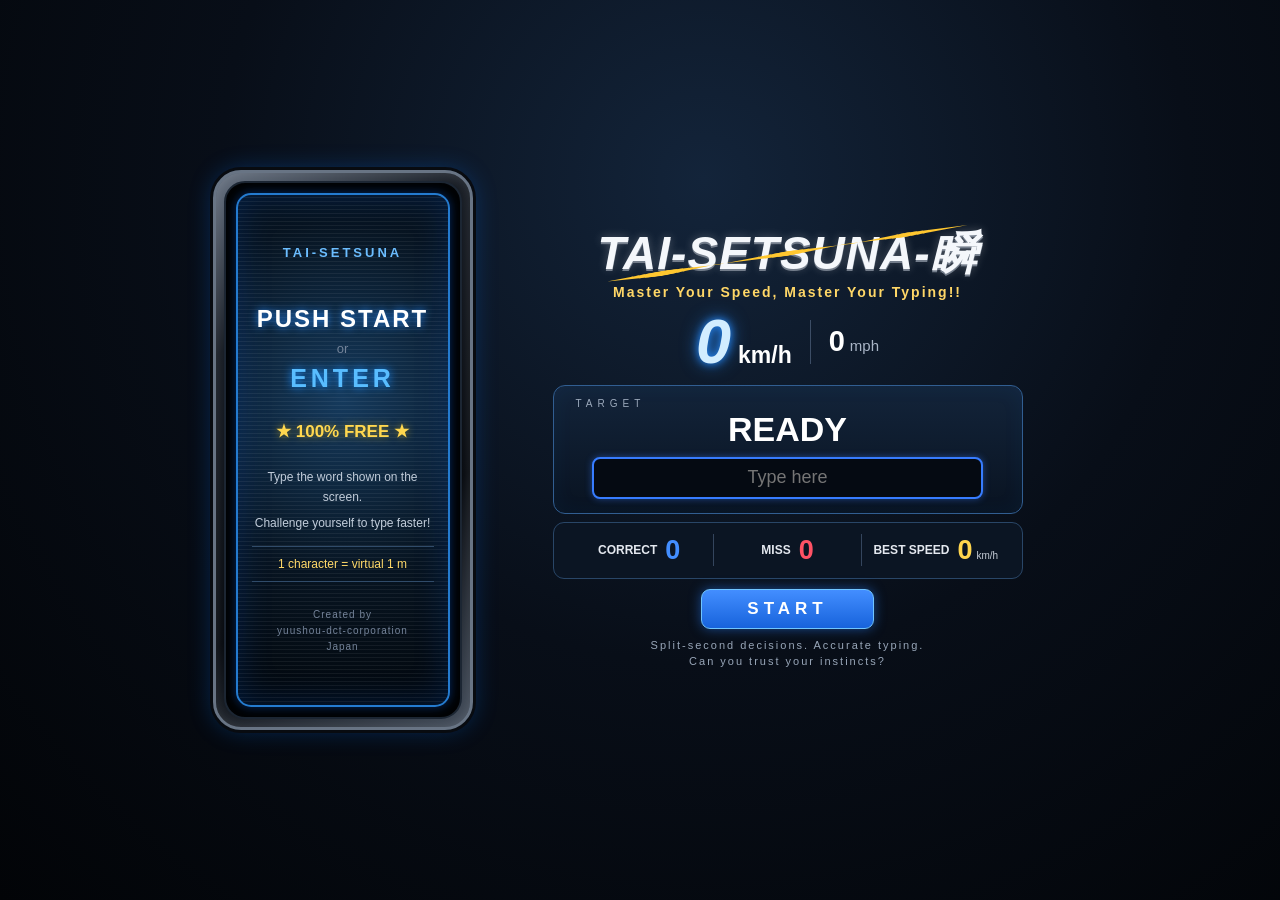
<file: en/tai-setsuna/index.html>
<!DOCTYPE html>
<html lang="en">

<head>

  <meta charset="UTF-8">

  <meta name="viewport"
        content="width=device-width, initial-scale=1">

  <meta name="google-adsense-account"
        content="ca-pub-1666906996789320">


  <title>TAI-SETSUNA-瞬 | Free Typing Speed Game</title>

  <meta name="description"
        content="Play TAI-SETSUNA-瞬, a completely free typing speed game. Type words as fast as you can and measure your virtual speed in km/h and mph.">

<!-- hreflang 多言語SEO設定 -->

<link rel="alternate"
      hreflang="ja"
      href="https://yuushou-dct.github.io/tai-setsuna/">

<link rel="alternate"
      hreflang="en"
      href="https://yuushou-dct.github.io/en/tai-setsuna/">

<link rel="alternate"
      hreflang="x-default"
      href="https://yuushou-dct.github.io/en/tai-setsuna/">


  <link rel="stylesheet"
        href="taisetsuna.css">

</head>


<body>


<div class="game-layout">


  <!-- Left Slot Monitor -->

  <aside class="slot-monitor">

    <div class="slot-frame">

      <div id="leftScreen"
           class="slot-screen">


        <!-- Standby Screen -->

        <div class="standby">

          <div class="slot-logo">
            TAI-SETSUNA
          </div>


          <div class="push">
            PUSH START
          </div>


          <div class="or">
            or
          </div>


          <div class="enter">
            ENTER
          </div>


          <div class="free">
            ★ 100% FREE ★
          </div>


          <div class="howto">

            <p>
              Type the word shown
              on the screen.
            </p>

            <p>
              Challenge yourself
              to type faster!
            </p>

            <div class="virtual">
              1 character = virtual 1 m
            </div>

          </div>


          <div class="producer">

            Created by<br>

            yuushou-dct-corporation<br>

            Japan

          </div>

        </div>


      </div>

    </div>

  </aside>



  <!-- Main Game -->

  <main class="game-main">


    <!-- Title -->

    <div class="title-area">

      <h1>
        TAI-SETSUNA-瞬
      </h1>

      <span class="title-lightning"></span>

    </div>



    <p class="catch-copy">

      Master Your Speed,
      Master Your Typing!!

    </p>



    <!-- SPEED -->

    <section class="speed-area">


      <div class="speed-main">

        <span id="speed">
          0
        </span>


        <span class="kmh">
          km/h
        </span>

      </div>



      <div class="speed-divider">
      </div>



      <div class="mph-main">

        <span id="mph">
          0
        </span>


        <span class="mph-unit">
          mph
        </span>

      </div>


    </section>



    <!-- TARGET -->

    <section class="target-panel">


      <div class="target-label">
        TARGET
      </div>


      <div id="word">
        READY
      </div>


      <input
        id="typingInput"
        type="text"
        placeholder="Type here"
        autocomplete="off"
        spellcheck="false"
        disabled
      >


    </section>



    <!-- RESULT -->

    <section class="result-panel">


      <div class="result-item">

        <div class="result-label">
          CORRECT
        </div>

        <div
          id="correct"
          class="correct-number">
          0
        </div>

      </div>



      <div class="result-line">
      </div>



      <div class="result-item">

        <div class="result-label">
          MISS
        </div>

        <div
          id="miss"
          class="miss-number">
          0
        </div>

      </div>



      <div class="result-line">
      </div>



      <div class="result-item">

        <div class="result-label">
          BEST SPEED
        </div>

        <div class="best-wrap">

          <span
            id="bestSpeed"
            class="best-number">
            0
          </span>

          <span class="best-unit">
            km/h
          </span>

        </div>

      </div>


    </section>



    <!-- START -->

    <button id="startBtn">
      START
    </button>



    <p class="bottom-message">

      Split-second decisions. Accurate typing.<br>

      Can you trust your instincts?

    </p>


  </main>


</div>



<script src="taisetsuna.js"></script>


<!-- Cloudflare Web Analytics -->

<script
  type="module"
  src="https://static.cloudflareinsights.com/beacon.min.js"
  data-cf-beacon='{"token": "c0261c3001bf42dbbbfe229eb3c4c244"}'>
</script>

<!-- End Cloudflare Web Analytics -->


</body>

</html>
</file>
<file: hinomaru.css>
/* 基本設定 */

* {
  box-sizing: border-box;
}

html {
  scroll-behavior: smooth;
}

body {
  margin: 0;
  min-height: 100vh;
  display: block;
  background: #0f0f12;
  color: #e9eef5;
  font-family: Arial, sans-serif;
}


/* 最初の画面：3列配置 */

.game-layout {
  width: 100%;
  min-height: 100vh;
  display: grid;

  grid-template-columns:
    minmax(0, 220px)
    minmax(0, 700px)
    minmax(0, 220px);

  align-items: center;
  justify-content: center;

  gap: 20px;
  padding: 20px;
}


/* 中央のタイピング練習 */

.container {
  width: 100%;
  min-width: 0;
  text-align: center;
}


/* 言語選択 */

.language-box {
  text-align: right;
  margin: 15px 0 20px;
}

#language {
  padding: 8px 12px;
  background: #202027;
  color: #e9eef5;
  border: 1px solid #3a3a45;
  border-radius: 6px;
  font-size: 14px;
}


/* タイトル */

h1 {
  margin-bottom: 40px;
}

.description {
  margin-top: -25px;
  margin-bottom: 30px;
  font-size: 16px;
  line-height: 1.6;
}


/* 出題文字 */

#word {
  font-size: clamp(24px, 5vw, 60px);
  font-weight: bold;
  letter-spacing: 0;
  margin-bottom: 30px;
  overflow-wrap: anywhere;
}

#word .typed {
  color: #28a745;
}

#word .current {
  color: #4f8cff;
  text-decoration: underline;
}

#word .remaining {
  color: #e9eef5;
}


/* 正解とミス */

.info {
  display: flex;
  justify-content: center;
  flex-wrap: wrap;
  gap: 30px;
  margin-bottom: 40px;
  font-size: 18px;
}


/* キーボード */

.keyboard {
  display: flex;
  flex-direction: column;
  align-items: center;
  gap: 8px;
  width: 100%;
  container-type: inline-size;
}

.row {
  display: flex;
  justify-content: center;
  gap: 6px;
}

.key {
  width: 52px;
  width: min(52px, 8cqw);
  height: 52px;
  height: min(52px, 10cqw);

  display: flex;
  justify-content: center;
  align-items: center;

  background: #202027;
  border: 1px solid #3a3a45;
  border-radius: 7px;
  font-weight: bold;
  transition: 0.08s;
}

.key.active {
  background: #4f8cff;
  transform: translateY(3px);
}

.key.miss {
  background: #ff5d6c;
}


/* フッター */

footer {
  margin-top: 10px;
  text-align: center;
  font-size: 14px;
  line-height: 1.6;
}


/* 左側の宣伝画像 */

.setsuna-link {
  position: static;
  display: block;

  width: 100%;
  max-width: 220px;
  min-width: 0;

  margin: 0 auto;
  padding: 0;

  border: none;
  border-radius: 14px;
  overflow: hidden;

  background: none;
  box-shadow: 0 0 24px #168aff80;
  cursor: pointer;
}

.setsuna-link img {
  display: block;
  width: 100%;
  height: auto;
}

.setsuna-link:hover {
  filter: brightness(1.15);
}

.setsuna-link:focus-visible {
  outline: 3px solid #ffcf70;
  outline-offset: 4px;
}


/* 右側のPayhipパネル */

.payhip-panel {
  position: static;

  width: 100%;
  max-width: 220px;
  min-width: 0;

  padding: 12px;
  margin: 0 auto;

  background: #171820;
  border: 2px solid #d4af37;
  border-radius: 10px;
  text-align: center;
  overflow-wrap: anywhere;
}

.payhip-panel h2 {
  font-size: 15px;
  line-height: 1.5;
  color: #ffd700;
}

.payhip-panel p {
  font-size: 12px;
  color: #ffffff;
}

.payhip-panel a.payhip-btn {
  display: block;
  width: 100%;

  margin: 8px 0;
  padding: 10px 5px;

  background: #d4af37;
  color: #111111;

  font-size: 13px;
  font-weight: bold;
  text-decoration: none;

  border-radius: 6px;
  overflow-wrap: anywhere;
}

.payhip-panel a.payhip-btn:hover {
  background: #f1cc55;
}


/* 解説へのリンク */

.guide-link {
  display: block;
  margin: 30px auto 10px;
  color: #8bb9ff;
  font-size: 15px;
  text-decoration: none;
}

.guide-link:hover {
  text-decoration: underline;
}


/* 下部の解説文章 */

.typing-guide {
  display: block;
  width: 90%;
  max-width: 1000px;

  margin: 40px auto;
  padding: 35px;

  background: #ffffff;
  color: #333333;

  border: 1px solid #dddddd;
  border-radius: 12px;

  text-align: left;
  line-height: 1.9;
  overflow-wrap: anywhere;
}

.typing-guide h2 {
  font-size: 24px;
  color: #174a80;

  border-bottom: 2px solid #174a80;

  padding-bottom: 10px;
  margin-top: 40px;
  margin-bottom: 20px;
}

.typing-guide h2:first-child {
  margin-top: 0;
}

.typing-guide h3 {
  font-size: 18px;
  color: #333333;
  margin-top: 25px;
}

.typing-guide p {
  font-size: 16px;
  margin-bottom: 16px;
}

.typing-guide ol {
  padding-left: 25px;
}

.typing-guide li {
  margin-bottom: 10px;
}


/* 練習計画の表 */

.table-scroll {
  width: 100%;
  overflow-x: auto;
}

.practice-table {
  width: 100%;
  border-collapse: collapse;
  margin: 20px 0;
  font-size: 14px;
}

.practice-table th {
  padding: 12px;
  background: #174a80;
  color: #ffffff;
  border: 1px solid #dddddd;
  text-align: left;
}

.practice-table td {
  padding: 12px;
  border: 1px solid #dddddd;
}

.practice-table tbody tr:nth-child(even) {
  background: #f1f5f9;
}


/* 速度計算式 */

.formula {
  background: #edf4ff;
  border-left: 4px solid #174a80;
  padding: 15px;
  font-weight: bold;
}


/* ゲームへのリンク */

.game-text-link {
  display: block;
  color: #174a80;
  font-weight: bold;
  margin: 20px 0;
}

.game-text-link:hover {
  color: #4f8cff;
}


/* ブランドメッセージ */

.typing-message {
  background: #10243d;
  color: #ffd700;
  padding: 25px;
  margin-top: 35px;
  border-radius: 10px;
  text-align: center;
  font-weight: bold;
}

.typing-message p {
  margin: 12px 0;
}


/* ページ先頭に戻る */

.back-top {
  display: block;
  margin-top: 30px;
  text-align: center;
  color: #174a80;
  text-decoration: none;
}

.back-top:hover {
  text-decoration: underline;
}


/* サイト下部 */

.site-footer {
  padding: 25px;
  color: #a0a0aa;
  text-align: center;
}

.site-footer p {
  margin: 5px 0;
}


/* 小型パソコン・タブレット */

@media (min-width: 901px) and (max-width: 1200px) {

  .game-layout {
    grid-template-columns:
      minmax(0, 150px)
      minmax(0, 1fr)
      minmax(0, 150px);

    gap: 15px;
    padding: 15px;
  }

  .payhip-panel {
    padding: 8px;
  }

  .payhip-panel h2 {
    font-size: 13px;
  }

  .payhip-panel a.payhip-btn {
    font-size: 12px;
  }
}


/* 画面幅が狭い場合 */

@media (max-width: 900px) {

  .game-layout {
    display: flex;
    flex-direction: column;
    min-height: auto;
    gap: 30px;
    padding: 20px;
  }

  .container {
    width: 100%;
    max-width: 700px;
    order: 1;
  }

  .setsuna-link {
    width: 200px;
    order: 2;
  }

  .payhip-panel {
    width: 90%;
    max-width: 400px;
    order: 3;
  }
}


/* スマートフォン対応 */

@media (max-width: 600px) {

  .game-layout {
    padding: 10px;
  }

  h1 {
    font-size: 26px;
  }

  .description {
    font-size: 14px;
  }

  #word {
    font-size: clamp(24px, 8vw, 60px);
  }

  .row {
    gap: 3px;
  }

  .key {
    width: min(52px, 8cqw);
    height: min(52px, 10cqw);
    font-size: 12px;
  }

  .info {
    gap: 20px;
    font-size: 16px;
  }

  .setsuna-link {
    width: 160px;
  }

  .typing-guide {
    width: 95%;
    padding: 15px;
  }

  .typing-guide h2 {
    font-size: 20px;
  }

  .typing-guide h3 {
    font-size: 17px;
  }

  .typing-guide p {
    font-size: 15px;
  }

  .typing-message {
    padding: 15px;
  }

  .practice-table th,
  .practice-table td {
    padding: 8px;
    font-size: 12px;
  }
}
</file>
<file: en/hinomaru.css>
/* 基本設定 */

* {
  box-sizing: border-box;
}

html {
  scroll-behavior: smooth;
}

body {
  margin: 0;
  min-height: 100vh;
  display: block;
  background: #0f0f12;
  color: #e9eef5;
  font-family: Arial, sans-serif;
}


/* 最初の画面：3列配置 */

.game-layout {
  width: 100%;
  min-height: 100vh;
  display: grid;

  grid-template-columns:
    minmax(0, 220px)
    minmax(0, 700px)
    minmax(0, 220px);

  align-items: center;
  justify-content: center;

  gap: 20px;
  padding: 20px;
}


/* 中央のタイピング練習 */

.container {
  width: 100%;
  min-width: 0;
  text-align: center;
}


/* 言語選択 */

.language-box {
  text-align: right;
  margin: 15px 0 20px;
}

#language {
  padding: 8px 12px;
  background: #202027;
  color: #e9eef5;
  border: 1px solid #3a3a45;
  border-radius: 6px;
  font-size: 14px;
}


/* タイトル */

h1 {
  margin-bottom: 40px;
}

.description {
  margin-top: -25px;
  margin-bottom: 30px;
  font-size: 16px;
  line-height: 1.6;
}


/* 出題文字 */

#word {
  font-size: clamp(24px, 5vw, 60px);
  font-weight: bold;
  letter-spacing: 0;
  margin-bottom: 30px;
  overflow-wrap: anywhere;
}

#word .typed {
  color: #28a745;
}

#word .current {
  color: #4f8cff;
  text-decoration: underline;
}

#word .remaining {
  color: #e9eef5;
}


/* 正解とミス */

.info {
  display: flex;
  justify-content: center;
  flex-wrap: wrap;
  gap: 30px;
  margin-bottom: 40px;
  font-size: 18px;
}


/* キーボード */

.keyboard {
  display: flex;
  flex-direction: column;
  align-items: center;
  gap: 8px;
  width: 100%;
  container-type: inline-size;
}

.row {
  display: flex;
  justify-content: center;
  gap: 6px;
}

.key {
  width: 52px;
  width: min(52px, 8cqw);
  height: 52px;
  height: min(52px, 10cqw);

  display: flex;
  justify-content: center;
  align-items: center;

  background: #202027;
  border: 1px solid #3a3a45;
  border-radius: 7px;
  font-weight: bold;
  transition: 0.08s;
}

.key.active {
  background: #4f8cff;
  transform: translateY(3px);
}

.key.miss {
  background: #ff5d6c;
}


/* フッター */

footer {
  margin-top: 10px;
  text-align: center;
  font-size: 14px;
  line-height: 1.6;
}


/* 左側の宣伝画像 */

.setsuna-link {
  position: static;
  display: block;

  width: 100%;
  max-width: 220px;
  min-width: 0;

  margin: 0 auto;
  padding: 0;

  border: none;
  border-radius: 14px;
  overflow: hidden;

  background: none;
  box-shadow: 0 0 24px #168aff80;
  cursor: pointer;
}

.setsuna-link img {
  display: block;
  width: 100%;
  height: auto;
}

.setsuna-link:hover {
  filter: brightness(1.15);
}

.setsuna-link:focus-visible {
  outline: 3px solid #ffcf70;
  outline-offset: 4px;
}


/* 右側のPayhipパネル */

.payhip-panel {
  position: static;

  width: 100%;
  max-width: 220px;
  min-width: 0;

  padding: 12px;
  margin: 0 auto;

  background: #171820;
  border: 2px solid #d4af37;
  border-radius: 10px;
  text-align: center;
  overflow-wrap: anywhere;
}

.payhip-panel h2 {
  font-size: 15px;
  line-height: 1.5;
  color: #ffd700;
}

.payhip-panel p {
  font-size: 12px;
  color: #ffffff;
}

.payhip-panel a.payhip-btn {
  display: block;
  width: 100%;

  margin: 8px 0;
  padding: 10px 5px;

  background: #d4af37;
  color: #111111;

  font-size: 13px;
  font-weight: bold;
  text-decoration: none;

  border-radius: 6px;
  overflow-wrap: anywhere;
}

.payhip-panel a.payhip-btn:hover {
  background: #f1cc55;
}


/* 解説へのリンク */

.guide-link {
  display: block;
  margin: 30px auto 10px;
  color: #8bb9ff;
  font-size: 15px;
  text-decoration: none;
}

.guide-link:hover {
  text-decoration: underline;
}


/* 下部の解説文章 */

.typing-guide {
  display: block;
  width: 90%;
  max-width: 1000px;

  margin: 40px auto;
  padding: 35px;

  background: #ffffff;
  color: #333333;

  border: 1px solid #dddddd;
  border-radius: 12px;

  text-align: left;
  line-height: 1.9;
  overflow-wrap: anywhere;
}

.typing-guide h2 {
  font-size: 24px;
  color: #174a80;

  border-bottom: 2px solid #174a80;

  padding-bottom: 10px;
  margin-top: 40px;
  margin-bottom: 20px;
}

.typing-guide h2:first-child {
  margin-top: 0;
}

.typing-guide h3 {
  font-size: 18px;
  color: #333333;
  margin-top: 25px;
}

.typing-guide p {
  font-size: 16px;
  margin-bottom: 16px;
}

.typing-guide ol {
  padding-left: 25px;
}

.typing-guide li {
  margin-bottom: 10px;
}


/* 練習計画の表 */

.table-scroll {
  width: 100%;
  overflow-x: auto;
}

.practice-table {
  width: 100%;
  border-collapse: collapse;
  margin: 20px 0;
  font-size: 14px;
}

.practice-table th {
  padding: 12px;
  background: #174a80;
  color: #ffffff;
  border: 1px solid #dddddd;
  text-align: left;
}

.practice-table td {
  padding: 12px;
  border: 1px solid #dddddd;
}

.practice-table tbody tr:nth-child(even) {
  background: #f1f5f9;
}


/* 速度計算式 */

.formula {
  background: #edf4ff;
  border-left: 4px solid #174a80;
  padding: 15px;
  font-weight: bold;
}


/* ゲームへのリンク */

.game-text-link {
  display: block;
  color: #174a80;
  font-weight: bold;
  margin: 20px 0;
}

.game-text-link:hover {
  color: #4f8cff;
}


/* ブランドメッセージ */

.typing-message {
  background: #10243d;
  color: #ffd700;
  padding: 25px;
  margin-top: 35px;
  border-radius: 10px;
  text-align: center;
  font-weight: bold;
}

.typing-message p {
  margin: 12px 0;
}


/* ページ先頭に戻る */

.back-top {
  display: block;
  margin-top: 30px;
  text-align: center;
  color: #174a80;
  text-decoration: none;
}

.back-top:hover {
  text-decoration: underline;
}


/* サイト下部 */

.site-footer {
  padding: 25px;
  color: #a0a0aa;
  text-align: center;
}

.site-footer p {
  margin: 5px 0;
}


/* 小型パソコン・タブレット */

@media (min-width: 901px) and (max-width: 1200px) {

  .game-layout {
    grid-template-columns:
      minmax(0, 150px)
      minmax(0, 1fr)
      minmax(0, 150px);

    gap: 15px;
    padding: 15px;
  }

  .payhip-panel {
    padding: 8px;
  }

  .payhip-panel h2 {
    font-size: 13px;
  }

  .payhip-panel a.payhip-btn {
    font-size: 12px;
  }
}


/* 画面幅が狭い場合 */

@media (max-width: 900px) {

  .game-layout {
    display: flex;
    flex-direction: column;
    min-height: auto;
    gap: 30px;
    padding: 20px;
  }

  .container {
    width: 100%;
    max-width: 700px;
    order: 1;
  }

  .setsuna-link {
    width: 200px;
    order: 2;
  }

  .payhip-panel {
    width: 90%;
    max-width: 400px;
    order: 3;
  }
}


/* スマートフォン対応 */

@media (max-width: 600px) {

  .game-layout {
    padding: 10px;
  }

  h1 {
    font-size: 26px;
  }

  .description {
    font-size: 14px;
  }

  #word {
    font-size: clamp(24px, 8vw, 60px);
  }

  .row {
    gap: 3px;
  }

  .key {
    width: min(52px, 8cqw);
    height: min(52px, 10cqw);
    font-size: 12px;
  }

  .info {
    gap: 20px;
    font-size: 16px;
  }

  .setsuna-link {
    width: 160px;
  }

  .typing-guide {
    width: 95%;
    padding: 15px;
  }

  .typing-guide h2 {
    font-size: 20px;
  }

  .typing-guide h3 {
    font-size: 17px;
  }

  .typing-guide p {
    font-size: 15px;
  }

  .typing-message {
    padding: 15px;
  }

  .practice-table th,
  .practice-table td {
    padding: 8px;
    font-size: 12px;
  }
}
</file>
<file: tai-setsuna/taisetsuna.css>
/* =================================
   基本
================================= */

*{
  box-sizing:border-box;
}


html,
body{
  min-height:100%;
}


body{

  margin:0;

  min-height:100vh;

  display:flex;

  justify-content:center;

  align-items:center;

  padding:15px;

  background:

    radial-gradient(
      circle at 55% 20%,
      #13243a 0%,
      #080e18 48%,
      #020407 100%
    );

  color:#ffffff;

  font-family:
    Arial,
    "Noto Sans JP",
    sans-serif;

}



/* =================================
   全体レイアウト
================================= */

.game-layout{

  width:100%;

  max-width:1000px;

  display:grid;

  grid-template-columns:
    260px
    560px;

  justify-content:center;

  align-items:center;

  gap:35px;

}



/* =================================
   左パチスロ液晶・外枠
================================= */

.slot-monitor{

  width:260px;

  height:560px;

  padding:8px;

  border-radius:28px;

  background:

    linear-gradient(
      145deg,
      #657080,
      #151a22 25%,
      #05080d 65%,
      #414b59
    );

  border:3px solid #687484;

  box-shadow:

    0 0 0 3px #080b10,

    0 0 25px rgba(0,120,255,.30),

    inset 0 0 15px rgba(255,255,255,.15);

}



/* 内側フレーム */

.slot-frame{

  width:100%;

  height:100%;

  padding:10px;

  border-radius:21px;

  background:#030609;

  border:2px solid #1c2633;

  box-shadow:

    inset 0 0 20px #000;

}



/* =================================
   液晶
================================= */

.slot-screen{

  position:relative;

  width:100%;

  height:100%;

  overflow:hidden;

  display:flex;

  justify-content:center;

  align-items:center;

  text-align:center;

  border-radius:15px;

  border:2px solid #247bd0;

  background:

    radial-gradient(
      circle at 50% 40%,
      #153a5d,
      #071421 55%,
      #02070c
    );

  box-shadow:

    inset 0 0 35px rgba(0,100,255,.20),

    0 0 10px rgba(0,100,255,.35);

}



/* 液晶の横線 */

.slot-screen::after{

  content:"";

  position:absolute;

  inset:0;

  pointer-events:none;

  opacity:.12;

  background:

    repeating-linear-gradient(

      0deg,

      transparent 0,

      transparent 3px,

      #ffffff 4px

    );

}



/* =================================
   待機画面
================================= */

.standby{

  position:relative;

  z-index:2;

  width:100%;

  padding:14px;

}


.slot-logo{

  margin-bottom:45px;

  color:#6bbdff;

  font-size:13px;

  font-weight:bold;

  letter-spacing:3px;

}


.push{

  color:#ffffff;

  font-size:24px;

  font-weight:900;

  letter-spacing:2px;

  text-shadow:
    0 0 10px #288cff;

  animation:
    blink 1s infinite;

}


.or{

  margin:8px 0;

  color:#74849a;

  font-size:13px;

}


.enter{

  color:#59bdff;

  font-size:25px;

  font-weight:900;

  letter-spacing:4px;

  text-shadow:
    0 0 10px #168cff;

  animation:
    blink 1s infinite;

}


.free{

  margin-top:28px;

  color:#ffd74f;

  font-size:17px;

  font-weight:bold;

  text-shadow:
    0 0 8px rgba(255,200,0,.5);

}


.howto{

  margin-top:25px;

  color:#c1ccda;

  font-size:12px;

  line-height:1.7;

}


.howto p{

  margin:5px 0;

}


.virtual{

  margin-top:13px;

  padding:7px;

  color:#ffd969;

  border-top:1px solid #304b69;

  border-bottom:1px solid #304b69;

}


.producer{

  margin-top:25px;

  color:#748399;

  font-size:10px;

  line-height:1.6;

  letter-spacing:1px;

}


@keyframes blink{

  0%,
  100%{
    opacity:1;
  }

  50%{
    opacity:.25;
  }

}



/* =================================
   中央ゲーム
================================= */

.game-main{

  width:560px;

  text-align:center;

}



/* =================================
   タイトル
================================= */

.title-area{

  position:relative;

  display:inline-block;

}


h1{

  position:relative;

  z-index:2;

  margin:0;

  font-size:46px;

  line-height:1;

  font-weight:900;

  font-style:italic;

  letter-spacing:1px;

  color:#f4f7fb;

  text-shadow:

    0 2px 0 #737d8b,

    0 0 10px rgba(255,255,255,.25);

}



/* タイトルを横切る雷 */

.title-lightning{

  position:absolute;

  z-index:3;

  top:45%;

  left:2%;

  width:96%;

  height:5px;

  transform:
    rotate(-9deg);

  background:#ffc72f;

  box-shadow:

    0 0 5px #ffe16a,

    0 0 14px #ff9d00,

    0 0 25px rgba(255,150,0,.5);

  clip-path:polygon(

    0 40%,

    16% 0,

    31% 55%,

    50% 5%,

    68% 60%,

    83% 10%,

    100% 50%,

    82% 90%,

    66% 45%,

    50% 95%,

    30% 40%,

    15% 100%

  );

}



/* =================================
   キャッチコピー
================================= */

.catch-copy{

  margin:8px 0 10px;

  color:#ffd767;

  font-size:14px;

  font-weight:bold;

  letter-spacing:2px;

}



/* =================================
   SPEED
================================= */

.speed-area{

  display:flex;

  justify-content:center;

  align-items:center;

  gap:18px;

  margin:4px 0 12px;

}


.speed-main{

  display:flex;

  align-items:baseline;

}


#speed{

  color:#d2edff;

  font-size:63px;

  line-height:1;

  font-weight:900;

  font-style:italic;

  text-shadow:

    0 0 8px #268cff,

    0 0 18px rgba(38,140,255,.7);

}


.kmh{

  margin-left:7px;

  font-size:23px;

  font-weight:bold;

}


.speed-divider{

  width:1px;

  height:44px;

  background:#3c4d65;

}


.mph-main{

  display:flex;

  align-items:baseline;

}


#mph{

  font-size:29px;

  font-weight:bold;

}


.mph-unit{

  margin-left:5px;

  color:#a9b5c6;

  font-size:15px;

}



/* =================================
   TARGET
   タイトル幅くらいに縮小
================================= */

.target-panel{

  width:470px;

  margin:0 auto;

  padding:12px 22px 14px;

  border:1px solid #315e91;

  border-radius:12px;

  background:

    linear-gradient(
      180deg,
      #13243a,
      #091321
    );

  box-shadow:

    inset 0 0 20px rgba(30,100,190,.08);

}


.target-label{

  text-align:left;

  color:#9caabc;

  font-size:10px;

  letter-spacing:5px;

}


#word{

  margin:2px 0 8px;

  font-size:34px;

  line-height:1.1;

  font-weight:bold;

}


#typingInput{

  width:92%;

  height:42px;

  padding:7px 12px;

  background:#050a12;

  color:#ffffff;

  border:2px solid #377cff;

  border-radius:8px;

  outline:none;

  text-align:center;

  font-size:18px;

  box-shadow:
    0 0 7px rgba(55,124,255,.45);

}


#typingInput:focus{

  border-color:#6bc4ff;

}



/* =================================
   正解・ミス・最高速度
   TARGETと同じ幅
================================= */

.result-panel{

  width:470px;

  min-height:57px;

  margin:8px auto 0;

  padding:6px 12px;

  display:flex;

  justify-content:space-around;

  align-items:center;

  border:1px solid #294667;

  border-radius:11px;

  background:#0b1523;

}


.result-item{

  flex:1;

  display:flex;

  justify-content:center;

  align-items:center;

  gap:8px;

}


.result-label{

  color:#e4e8ef;

  font-size:12px;

  font-weight:bold;

}


.correct-number{

  color:#438eff;

  font-size:27px;

  font-weight:900;

}


.miss-number{

  color:#ff5265;

  font-size:27px;

  font-weight:900;

}


.best-wrap{

  display:flex;

  align-items:baseline;

  gap:4px;

}


.best-number{

  color:#ffd54d;

  font-size:27px;

  font-weight:900;

}


.best-unit{

  color:#c7ced8;

  font-size:10px;

}


.result-line{

  width:1px;

  height:32px;

  background:#34455d;

}



/* =================================
   START
================================= */

#startBtn{

  margin-top:10px;

  padding:9px 45px;

  color:#ffffff;

  background:

    linear-gradient(
      #438eff,
      #1763dc
    );

  border:1px solid #70c5ff;

  border-radius:9px;

  font-size:17px;

  font-weight:900;

  letter-spacing:5px;

  cursor:pointer;

  box-shadow:
    0 0 12px rgba(40,130,255,.5);

}


#startBtn:hover{

  background:

    linear-gradient(
      #5aa0ff,
      #2475ed
    );

}


.bottom-message{

  margin:8px 0 0;

  color:#98a6b8;

  font-size:11px;

  line-height:1.5;

  letter-spacing:2px;

}



/* =================================
   液晶レベル表示
================================= */

.level-display{

  position:relative;

  z-index:2;

  width:100%;

  height:100%;

  overflow:hidden;

}


.level-title{

  position:absolute;

  z-index:10;

  top:25px;

  left:0;

  width:100%;

  padding:0 5px;

  color:#ffffff;

  font-size:19px;

  font-weight:900;

  letter-spacing:1px;

  text-shadow:
    0 0 9px #168cff;

}


.level-speed{

  position:absolute;

  z-index:10;

  bottom:30px;

  left:0;

  width:100%;

  color:#ffd64e;

  font-size:25px;

  font-weight:900;

  text-shadow:
    0 0 8px rgba(255,180,0,.5);

}



/* =================================
   キャラクター
================================= */

.runner{

  position:absolute;

  z-index:5;

  top:42%;

  left:-100px;

  font-size:70px;

  animation:
    moveAcross 2.3s linear infinite;

}


@keyframes moveAcross{

  from{
    left:-100px;
  }

  to{
    left:110%;
  }

}



/* =================================
   赤ちゃんハイハイ
================================= */

.baby{

  animation-name:
    babyMove,
    babyBounce;

  animation-timing-function:
    linear,
    ease-in-out;

  animation-iteration-count:
    infinite,
    infinite;

  animation-direction:
    normal,
    alternate;

}


@keyframes babyMove{

  from{
    left:-100px;
  }

  to{
    left:110%;
  }

}


@keyframes babyBounce{

  from{
    transform:
      translateY(0)
      rotate(-3deg);
  }

  to{
    transform:
      translateY(-10px)
      rotate(3deg);
  }

}



/* =================================
   スピード線
================================= */

.speed-lines{

  position:absolute;

  inset:0;

  opacity:.35;

  background:

    repeating-linear-gradient(

      170deg,

      transparent 0,

      transparent 18px,

      rgba(255,255,255,.25) 20px,

      transparent 23px

    );

  animation:
    lines .3s linear infinite;

}


@keyframes lines{

  from{
    transform:translateX(0);
  }

  to{
    transform:translateX(-60px);
  }

}



/* =================================
   フラッシュ
================================= */

.flash{

  animation:
    flashScreen .3s ease 2;

}


@keyframes flashScreen{

  0%{
    filter:brightness(1);
  }

  50%{
    filter:brightness(3);
  }

  100%{
    filter:brightness(1);
  }

}



/* =================================
   NEW RECORD
================================= */

.new-record{

  position:absolute;

  z-index:20;

  top:48%;

  left:50%;

  width:100%;

  color:#ffdc45;

  font-size:24px;

  font-weight:900;

  text-shadow:

    0 0 8px #ff7200,

    0 0 20px #ff0000;

  animation:
    record .45s ease 3;

}


@keyframes record{

  0%{

    transform:
      translate(-50%,-50%)
      rotate(-8deg)
      scale(.5);

  }


  50%{

    transform:
      translate(-50%,-50%)
      rotate(-8deg)
      scale(1.25);

  }


  100%{

    transform:
      translate(-50%,-50%)
      rotate(-8deg)
      scale(1);

  }

}



/* =================================
   タブレット
================================= */

@media(max-width:900px){

  .game-layout{

    grid-template-columns:
      210px
      520px;

    gap:20px;

  }


  .slot-monitor{

    width:210px;

    height:500px;

  }


  .game-main{

    width:520px;

  }

}



/* =================================
   スマートフォン
================================= */

@media(max-width:760px){

  body{

    display:block;

    padding:10px;

  }


  .game-layout{

    display:flex;

    flex-direction:column;

    width:100%;

  }


  .game-main{

    order:1;

    width:100%;

  }


  .slot-monitor{

    order:2;

    width:260px;

    height:390px;

    margin:15px auto 0;

  }


  h1{

    font-size:30px;

  }


  .catch-copy{

    font-size:11px;

  }


  #speed{

    font-size:48px;

  }


  .kmh{

    font-size:18px;

  }


  #mph{

    font-size:23px;

  }


  .target-panel,
  .result-panel{

    width:100%;

    max-width:470px;

  }


  #word{

    font-size:29px;

  }


  #typingInput{

    width:100%;

  }


  .result-label{

    font-size:10px;

  }


  .correct-number,
  .miss-number,
  .best-number{

    font-size:22px;

  }

}
</file>
<file: en/ta-setsuna/taisetsuna.css>
/* =================================
   基本
================================= */

*{
  box-sizing:border-box;
}


html,
body{
  min-height:100%;
}


body{

  margin:0;

  min-height:100vh;

  display:flex;

  justify-content:center;

  align-items:center;

  padding:15px;

  background:

    radial-gradient(
      circle at 55% 20%,
      #13243a 0%,
      #080e18 48%,
      #020407 100%
    );

  color:#ffffff;

  font-family:
    Arial,
    "Noto Sans JP",
    sans-serif;

}



/* =================================
   全体レイアウト
================================= */

.game-layout{

  width:100%;

  max-width:1000px;

  display:grid;

  grid-template-columns:
    260px
    560px;

  justify-content:center;

  align-items:center;

  gap:35px;

}



/* =================================
   左パチスロ液晶・外枠
================================= */

.slot-monitor{

  width:260px;

  height:560px;

  padding:8px;

  border-radius:28px;

  background:

    linear-gradient(
      145deg,
      #657080,
      #151a22 25%,
      #05080d 65%,
      #414b59
    );

  border:3px solid #687484;

  box-shadow:

    0 0 0 3px #080b10,

    0 0 25px rgba(0,120,255,.30),

    inset 0 0 15px rgba(255,255,255,.15);

}



/* 内側フレーム */

.slot-frame{

  width:100%;

  height:100%;

  padding:10px;

  border-radius:21px;

  background:#030609;

  border:2px solid #1c2633;

  box-shadow:

    inset 0 0 20px #000;

}



/* =================================
   液晶
================================= */

.slot-screen{

  position:relative;

  width:100%;

  height:100%;

  overflow:hidden;

  display:flex;

  justify-content:center;

  align-items:center;

  text-align:center;

  border-radius:15px;

  border:2px solid #247bd0;

  background:

    radial-gradient(
      circle at 50% 40%,
      #153a5d,
      #071421 55%,
      #02070c
    );

  box-shadow:

    inset 0 0 35px rgba(0,100,255,.20),

    0 0 10px rgba(0,100,255,.35);

}



/* 液晶の横線 */

.slot-screen::after{

  content:"";

  position:absolute;

  inset:0;

  pointer-events:none;

  opacity:.12;

  background:

    repeating-linear-gradient(

      0deg,

      transparent 0,

      transparent 3px,

      #ffffff 4px

    );

}



/* =================================
   待機画面
================================= */

.standby{

  position:relative;

  z-index:2;

  width:100%;

  padding:14px;

}


.slot-logo{

  margin-bottom:45px;

  color:#6bbdff;

  font-size:13px;

  font-weight:bold;

  letter-spacing:3px;

}


.push{

  color:#ffffff;

  font-size:24px;

  font-weight:900;

  letter-spacing:2px;

  text-shadow:
    0 0 10px #288cff;

  animation:
    blink 1s infinite;

}


.or{

  margin:8px 0;

  color:#74849a;

  font-size:13px;

}


.enter{

  color:#59bdff;

  font-size:25px;

  font-weight:900;

  letter-spacing:4px;

  text-shadow:
    0 0 10px #168cff;

  animation:
    blink 1s infinite;

}


.free{

  margin-top:28px;

  color:#ffd74f;

  font-size:17px;

  font-weight:bold;

  text-shadow:
    0 0 8px rgba(255,200,0,.5);

}


.howto{

  margin-top:25px;

  color:#c1ccda;

  font-size:12px;

  line-height:1.7;

}


.howto p{

  margin:5px 0;

}


.virtual{

  margin-top:13px;

  padding:7px;

  color:#ffd969;

  border-top:1px solid #304b69;

  border-bottom:1px solid #304b69;

}


.producer{

  margin-top:25px;

  color:#748399;

  font-size:10px;

  line-height:1.6;

  letter-spacing:1px;

}


@keyframes blink{

  0%,
  100%{
    opacity:1;
  }

  50%{
    opacity:.25;
  }

}



/* =================================
   中央ゲーム
================================= */

.game-main{

  width:560px;

  text-align:center;

}



/* =================================
   タイトル
================================= */

.title-area{

  position:relative;

  display:inline-block;

}


h1{

  position:relative;

  z-index:2;

  margin:0;

  font-size:46px;

  line-height:1;

  font-weight:900;

  font-style:italic;

  letter-spacing:1px;

  color:#f4f7fb;

  text-shadow:

    0 2px 0 #737d8b,

    0 0 10px rgba(255,255,255,.25);

}



/* タイトルを横切る雷 */

.title-lightning{

  position:absolute;

  z-index:3;

  top:45%;

  left:2%;

  width:96%;

  height:5px;

  transform:
    rotate(-9deg);

  background:#ffc72f;

  box-shadow:

    0 0 5px #ffe16a,

    0 0 14px #ff9d00,

    0 0 25px rgba(255,150,0,.5);

  clip-path:polygon(

    0 40%,

    16% 0,

    31% 55%,

    50% 5%,

    68% 60%,

    83% 10%,

    100% 50%,

    82% 90%,

    66% 45%,

    50% 95%,

    30% 40%,

    15% 100%

  );

}



/* =================================
   キャッチコピー
================================= */

.catch-copy{

  margin:8px 0 10px;

  color:#ffd767;

  font-size:14px;

  font-weight:bold;

  letter-spacing:2px;

}



/* =================================
   SPEED
================================= */

.speed-area{

  display:flex;

  justify-content:center;

  align-items:center;

  gap:18px;

  margin:4px 0 12px;

}


.speed-main{

  display:flex;

  align-items:baseline;

}


#speed{

  color:#d2edff;

  font-size:63px;

  line-height:1;

  font-weight:900;

  font-style:italic;

  text-shadow:

    0 0 8px #268cff,

    0 0 18px rgba(38,140,255,.7);

}


.kmh{

  margin-left:7px;

  font-size:23px;

  font-weight:bold;

}


.speed-divider{

  width:1px;

  height:44px;

  background:#3c4d65;

}


.mph-main{

  display:flex;

  align-items:baseline;

}


#mph{

  font-size:29px;

  font-weight:bold;

}


.mph-unit{

  margin-left:5px;

  color:#a9b5c6;

  font-size:15px;

}



/* =================================
   TARGET
   タイトル幅くらいに縮小
================================= */

.target-panel{

  width:470px;

  margin:0 auto;

  padding:12px 22px 14px;

  border:1px solid #315e91;

  border-radius:12px;

  background:

    linear-gradient(
      180deg,
      #13243a,
      #091321
    );

  box-shadow:

    inset 0 0 20px rgba(30,100,190,.08);

}


.target-label{

  text-align:left;

  color:#9caabc;

  font-size:10px;

  letter-spacing:5px;

}


#word{

  margin:2px 0 8px;

  font-size:34px;

  line-height:1.1;

  font-weight:bold;

}


#typingInput{

  width:92%;

  height:42px;

  padding:7px 12px;

  background:#050a12;

  color:#ffffff;

  border:2px solid #377cff;

  border-radius:8px;

  outline:none;

  text-align:center;

  font-size:18px;

  box-shadow:
    0 0 7px rgba(55,124,255,.45);

}


#typingInput:focus{

  border-color:#6bc4ff;

}



/* =================================
   正解・ミス・最高速度
   TARGETと同じ幅
================================= */

.result-panel{

  width:470px;

  min-height:57px;

  margin:8px auto 0;

  padding:6px 12px;

  display:flex;

  justify-content:space-around;

  align-items:center;

  border:1px solid #294667;

  border-radius:11px;

  background:#0b1523;

}


.result-item{

  flex:1;

  display:flex;

  justify-content:center;

  align-items:center;

  gap:8px;

}


.result-label{

  color:#e4e8ef;

  font-size:12px;

  font-weight:bold;

}


.correct-number{

  color:#438eff;

  font-size:27px;

  font-weight:900;

}


.miss-number{

  color:#ff5265;

  font-size:27px;

  font-weight:900;

}


.best-wrap{

  display:flex;

  align-items:baseline;

  gap:4px;

}


.best-number{

  color:#ffd54d;

  font-size:27px;

  font-weight:900;

}


.best-unit{

  color:#c7ced8;

  font-size:10px;

}


.result-line{

  width:1px;

  height:32px;

  background:#34455d;

}



/* =================================
   START
================================= */

#startBtn{

  margin-top:10px;

  padding:9px 45px;

  color:#ffffff;

  background:

    linear-gradient(
      #438eff,
      #1763dc
    );

  border:1px solid #70c5ff;

  border-radius:9px;

  font-size:17px;

  font-weight:900;

  letter-spacing:5px;

  cursor:pointer;

  box-shadow:
    0 0 12px rgba(40,130,255,.5);

}


#startBtn:hover{

  background:

    linear-gradient(
      #5aa0ff,
      #2475ed
    );

}


.bottom-message{

  margin:8px 0 0;

  color:#98a6b8;

  font-size:11px;

  line-height:1.5;

  letter-spacing:2px;

}



/* =================================
   液晶レベル表示
================================= */

.level-display{

  position:relative;

  z-index:2;

  width:100%;

  height:100%;

  overflow:hidden;

}


.level-title{

  position:absolute;

  z-index:10;

  top:25px;

  left:0;

  width:100%;

  padding:0 5px;

  color:#ffffff;

  font-size:19px;

  font-weight:900;

  letter-spacing:1px;

  text-shadow:
    0 0 9px #168cff;

}


.level-speed{

  position:absolute;

  z-index:10;

  bottom:30px;

  left:0;

  width:100%;

  color:#ffd64e;

  font-size:25px;

  font-weight:900;

  text-shadow:
    0 0 8px rgba(255,180,0,.5);

}



/* =================================
   キャラクター
================================= */

.runner{

  position:absolute;

  z-index:5;

  top:42%;

  left:-100px;

  font-size:70px;

  animation:
    moveAcross 2.3s linear infinite;

}


@keyframes moveAcross{

  from{
    left:-100px;
  }

  to{
    left:110%;
  }

}



/* =================================
   赤ちゃんハイハイ
================================= */

.baby{

  animation-name:
    babyMove,
    babyBounce;

  animation-timing-function:
    linear,
    ease-in-out;

  animation-iteration-count:
    infinite,
    infinite;

  animation-direction:
    normal,
    alternate;

}


@keyframes babyMove{

  from{
    left:-100px;
  }

  to{
    left:110%;
  }

}


@keyframes babyBounce{

  from{
    transform:
      translateY(0)
      rotate(-3deg);
  }

  to{
    transform:
      translateY(-10px)
      rotate(3deg);
  }

}



/* =================================
   スピード線
================================= */

.speed-lines{

  position:absolute;

  inset:0;

  opacity:.35;

  background:

    repeating-linear-gradient(

      170deg,

      transparent 0,

      transparent 18px,

      rgba(255,255,255,.25) 20px,

      transparent 23px

    );

  animation:
    lines .3s linear infinite;

}


@keyframes lines{

  from{
    transform:translateX(0);
  }

  to{
    transform:translateX(-60px);
  }

}



/* =================================
   フラッシュ
================================= */

.flash{

  animation:
    flashScreen .3s ease 2;

}


@keyframes flashScreen{

  0%{
    filter:brightness(1);
  }

  50%{
    filter:brightness(3);
  }

  100%{
    filter:brightness(1);
  }

}



/* =================================
   NEW RECORD
================================= */

.new-record{

  position:absolute;

  z-index:20;

  top:48%;

  left:50%;

  width:100%;

  color:#ffdc45;

  font-size:24px;

  font-weight:900;

  text-shadow:

    0 0 8px #ff7200,

    0 0 20px #ff0000;

  animation:
    record .45s ease 3;

}


@keyframes record{

  0%{

    transform:
      translate(-50%,-50%)
      rotate(-8deg)
      scale(.5);

  }


  50%{

    transform:
      translate(-50%,-50%)
      rotate(-8deg)
      scale(1.25);

  }


  100%{

    transform:
      translate(-50%,-50%)
      rotate(-8deg)
      scale(1);

  }

}



/* =================================
   タブレット
================================= */

@media(max-width:900px){

  .game-layout{

    grid-template-columns:
      210px
      520px;

    gap:20px;

  }


  .slot-monitor{

    width:210px;

    height:500px;

  }


  .game-main{

    width:520px;

  }

}



/* =================================
   スマートフォン
================================= */

@media(max-width:760px){

  body{

    display:block;

    padding:10px;

  }


  .game-layout{

    display:flex;

    flex-direction:column;

    width:100%;

  }


  .game-main{

    order:1;

    width:100%;

  }


  .slot-monitor{

    order:2;

    width:260px;

    height:390px;

    margin:15px auto 0;

  }


  h1{

    font-size:30px;

  }


  .catch-copy{

    font-size:11px;

  }


  #speed{

    font-size:48px;

  }


  .kmh{

    font-size:18px;

  }


  #mph{

    font-size:23px;

  }


  .target-panel,
  .result-panel{

    width:100%;

    max-width:470px;

  }


  #word{

    font-size:29px;

  }


  #typingInput{

    width:100%;

  }


  .result-label{

    font-size:10px;

  }


  .correct-number,
  .miss-number,
  .best-number{

    font-size:22px;

  }

}
</file>
<file: en/tai-setsuna/taisetsuna.css>
/* =================================
   基本
================================= */

*{
  box-sizing:border-box;
}


html,
body{
  min-height:100%;
}


body{

  margin:0;

  min-height:100vh;

  display:flex;

  justify-content:center;

  align-items:center;

  padding:15px;

  background:

    radial-gradient(
      circle at 55% 20%,
      #13243a 0%,
      #080e18 48%,
      #020407 100%
    );

  color:#ffffff;

  font-family:
    Arial,
    "Noto Sans JP",
    sans-serif;

}



/* =================================
   全体レイアウト
================================= */

.game-layout{

  width:100%;

  max-width:1000px;

  display:grid;

  grid-template-columns:
    260px
    560px;

  justify-content:center;

  align-items:center;

  gap:35px;

}



/* =================================
   左パチスロ液晶・外枠
================================= */

.slot-monitor{

  width:260px;

  height:560px;

  padding:8px;

  border-radius:28px;

  background:

    linear-gradient(
      145deg,
      #657080,
      #151a22 25%,
      #05080d 65%,
      #414b59
    );

  border:3px solid #687484;

  box-shadow:

    0 0 0 3px #080b10,

    0 0 25px rgba(0,120,255,.30),

    inset 0 0 15px rgba(255,255,255,.15);

}



/* 内側フレーム */

.slot-frame{

  width:100%;

  height:100%;

  padding:10px;

  border-radius:21px;

  background:#030609;

  border:2px solid #1c2633;

  box-shadow:

    inset 0 0 20px #000;

}



/* =================================
   液晶
================================= */

.slot-screen{

  position:relative;

  width:100%;

  height:100%;

  overflow:hidden;

  display:flex;

  justify-content:center;

  align-items:center;

  text-align:center;

  border-radius:15px;

  border:2px solid #247bd0;

  background:

    radial-gradient(
      circle at 50% 40%,
      #153a5d,
      #071421 55%,
      #02070c
    );

  box-shadow:

    inset 0 0 35px rgba(0,100,255,.20),

    0 0 10px rgba(0,100,255,.35);

}



/* 液晶の横線 */

.slot-screen::after{

  content:"";

  position:absolute;

  inset:0;

  pointer-events:none;

  opacity:.12;

  background:

    repeating-linear-gradient(

      0deg,

      transparent 0,

      transparent 3px,

      #ffffff 4px

    );

}



/* =================================
   待機画面
================================= */

.standby{

  position:relative;

  z-index:2;

  width:100%;

  padding:14px;

}


.slot-logo{

  margin-bottom:45px;

  color:#6bbdff;

  font-size:13px;

  font-weight:bold;

  letter-spacing:3px;

}


.push{

  color:#ffffff;

  font-size:24px;

  font-weight:900;

  letter-spacing:2px;

  text-shadow:
    0 0 10px #288cff;

  animation:
    blink 1s infinite;

}


.or{

  margin:8px 0;

  color:#74849a;

  font-size:13px;

}


.enter{

  color:#59bdff;

  font-size:25px;

  font-weight:900;

  letter-spacing:4px;

  text-shadow:
    0 0 10px #168cff;

  animation:
    blink 1s infinite;

}


.free{

  margin-top:28px;

  color:#ffd74f;

  font-size:17px;

  font-weight:bold;

  text-shadow:
    0 0 8px rgba(255,200,0,.5);

}


.howto{

  margin-top:25px;

  color:#c1ccda;

  font-size:12px;

  line-height:1.7;

}


.howto p{

  margin:5px 0;

}


.virtual{

  margin-top:13px;

  padding:7px;

  color:#ffd969;

  border-top:1px solid #304b69;

  border-bottom:1px solid #304b69;

}


.producer{

  margin-top:25px;

  color:#748399;

  font-size:10px;

  line-height:1.6;

  letter-spacing:1px;

}


@keyframes blink{

  0%,
  100%{
    opacity:1;
  }

  50%{
    opacity:.25;
  }

}



/* =================================
   中央ゲーム
================================= */

.game-main{

  width:560px;

  text-align:center;

}



/* =================================
   タイトル
================================= */

.title-area{

  position:relative;

  display:inline-block;

}


h1{

  position:relative;

  z-index:2;

  margin:0;

  font-size:46px;

  line-height:1;

  font-weight:900;

  font-style:italic;

  letter-spacing:1px;

  color:#f4f7fb;

  text-shadow:

    0 2px 0 #737d8b,

    0 0 10px rgba(255,255,255,.25);

}



/* タイトルを横切る雷 */

.title-lightning{

  position:absolute;

  z-index:3;

  top:45%;

  left:2%;

  width:96%;

  height:5px;

  transform:
    rotate(-9deg);

  background:#ffc72f;

  box-shadow:

    0 0 5px #ffe16a,

    0 0 14px #ff9d00,

    0 0 25px rgba(255,150,0,.5);

  clip-path:polygon(

    0 40%,

    16% 0,

    31% 55%,

    50% 5%,

    68% 60%,

    83% 10%,

    100% 50%,

    82% 90%,

    66% 45%,

    50% 95%,

    30% 40%,

    15% 100%

  );

}



/* =================================
   キャッチコピー
================================= */

.catch-copy{

  margin:8px 0 10px;

  color:#ffd767;

  font-size:14px;

  font-weight:bold;

  letter-spacing:2px;

}



/* =================================
   SPEED
================================= */

.speed-area{

  display:flex;

  justify-content:center;

  align-items:center;

  gap:18px;

  margin:4px 0 12px;

}


.speed-main{

  display:flex;

  align-items:baseline;

}


#speed{

  color:#d2edff;

  font-size:63px;

  line-height:1;

  font-weight:900;

  font-style:italic;

  text-shadow:

    0 0 8px #268cff,

    0 0 18px rgba(38,140,255,.7);

}


.kmh{

  margin-left:7px;

  font-size:23px;

  font-weight:bold;

}


.speed-divider{

  width:1px;

  height:44px;

  background:#3c4d65;

}


.mph-main{

  display:flex;

  align-items:baseline;

}


#mph{

  font-size:29px;

  font-weight:bold;

}


.mph-unit{

  margin-left:5px;

  color:#a9b5c6;

  font-size:15px;

}



/* =================================
   TARGET
   タイトル幅くらいに縮小
================================= */

.target-panel{

  width:470px;

  margin:0 auto;

  padding:12px 22px 14px;

  border:1px solid #315e91;

  border-radius:12px;

  background:

    linear-gradient(
      180deg,
      #13243a,
      #091321
    );

  box-shadow:

    inset 0 0 20px rgba(30,100,190,.08);

}


.target-label{

  text-align:left;

  color:#9caabc;

  font-size:10px;

  letter-spacing:5px;

}


#word{

  margin:2px 0 8px;

  font-size:34px;

  line-height:1.1;

  font-weight:bold;

}


#typingInput{

  width:92%;

  height:42px;

  padding:7px 12px;

  background:#050a12;

  color:#ffffff;

  border:2px solid #377cff;

  border-radius:8px;

  outline:none;

  text-align:center;

  font-size:18px;

  box-shadow:
    0 0 7px rgba(55,124,255,.45);

}


#typingInput:focus{

  border-color:#6bc4ff;

}



/* =================================
   正解・ミス・最高速度
   TARGETと同じ幅
================================= */

.result-panel{

  width:470px;

  min-height:57px;

  margin:8px auto 0;

  padding:6px 12px;

  display:flex;

  justify-content:space-around;

  align-items:center;

  border:1px solid #294667;

  border-radius:11px;

  background:#0b1523;

}


.result-item{

  flex:1;

  display:flex;

  justify-content:center;

  align-items:center;

  gap:8px;

}


.result-label{

  color:#e4e8ef;

  font-size:12px;

  font-weight:bold;

}


.correct-number{

  color:#438eff;

  font-size:27px;

  font-weight:900;

}


.miss-number{

  color:#ff5265;

  font-size:27px;

  font-weight:900;

}


.best-wrap{

  display:flex;

  align-items:baseline;

  gap:4px;

}


.best-number{

  color:#ffd54d;

  font-size:27px;

  font-weight:900;

}


.best-unit{

  color:#c7ced8;

  font-size:10px;

}


.result-line{

  width:1px;

  height:32px;

  background:#34455d;

}



/* =================================
   START
================================= */

#startBtn{

  margin-top:10px;

  padding:9px 45px;

  color:#ffffff;

  background:

    linear-gradient(
      #438eff,
      #1763dc
    );

  border:1px solid #70c5ff;

  border-radius:9px;

  font-size:17px;

  font-weight:900;

  letter-spacing:5px;

  cursor:pointer;

  box-shadow:
    0 0 12px rgba(40,130,255,.5);

}


#startBtn:hover{

  background:

    linear-gradient(
      #5aa0ff,
      #2475ed
    );

}


.bottom-message{

  margin:8px 0 0;

  color:#98a6b8;

  font-size:11px;

  line-height:1.5;

  letter-spacing:2px;

}



/* =================================
   液晶レベル表示
================================= */

.level-display{

  position:relative;

  z-index:2;

  width:100%;

  height:100%;

  overflow:hidden;

}


.level-title{

  position:absolute;

  z-index:10;

  top:25px;

  left:0;

  width:100%;

  padding:0 5px;

  color:#ffffff;

  font-size:19px;

  font-weight:900;

  letter-spacing:1px;

  text-shadow:
    0 0 9px #168cff;

}


.level-speed{

  position:absolute;

  z-index:10;

  bottom:30px;

  left:0;

  width:100%;

  color:#ffd64e;

  font-size:25px;

  font-weight:900;

  text-shadow:
    0 0 8px rgba(255,180,0,.5);

}



/* =================================
   キャラクター
================================= */

.runner{

  position:absolute;

  z-index:5;

  top:42%;

  left:-100px;

  font-size:70px;

  animation:
    moveAcross 2.3s linear infinite;

}


@keyframes moveAcross{

  from{
    left:-100px;
  }

  to{
    left:110%;
  }

}



/* =================================
   赤ちゃんハイハイ
================================= */

.baby{

  animation-name:
    babyMove,
    babyBounce;

  animation-timing-function:
    linear,
    ease-in-out;

  animation-iteration-count:
    infinite,
    infinite;

  animation-direction:
    normal,
    alternate;

}


@keyframes babyMove{

  from{
    left:-100px;
  }

  to{
    left:110%;
  }

}


@keyframes babyBounce{

  from{
    transform:
      translateY(0)
      rotate(-3deg);
  }

  to{
    transform:
      translateY(-10px)
      rotate(3deg);
  }

}



/* =================================
   スピード線
================================= */

.speed-lines{

  position:absolute;

  inset:0;

  opacity:.35;

  background:

    repeating-linear-gradient(

      170deg,

      transparent 0,

      transparent 18px,

      rgba(255,255,255,.25) 20px,

      transparent 23px

    );

  animation:
    lines .3s linear infinite;

}


@keyframes lines{

  from{
    transform:translateX(0);
  }

  to{
    transform:translateX(-60px);
  }

}



/* =================================
   フラッシュ
================================= */

.flash{

  animation:
    flashScreen .3s ease 2;

}


@keyframes flashScreen{

  0%{
    filter:brightness(1);
  }

  50%{
    filter:brightness(3);
  }

  100%{
    filter:brightness(1);
  }

}



/* =================================
   NEW RECORD
================================= */

.new-record{

  position:absolute;

  z-index:20;

  top:48%;

  left:50%;

  width:100%;

  color:#ffdc45;

  font-size:24px;

  font-weight:900;

  text-shadow:

    0 0 8px #ff7200,

    0 0 20px #ff0000;

  animation:
    record .45s ease 3;

}


@keyframes record{

  0%{

    transform:
      translate(-50%,-50%)
      rotate(-8deg)
      scale(.5);

  }


  50%{

    transform:
      translate(-50%,-50%)
      rotate(-8deg)
      scale(1.25);

  }


  100%{

    transform:
      translate(-50%,-50%)
      rotate(-8deg)
      scale(1);

  }

}



/* =================================
   タブレット
================================= */

@media(max-width:900px){

  .game-layout{

    grid-template-columns:
      210px
      520px;

    gap:20px;

  }


  .slot-monitor{

    width:210px;

    height:500px;

  }


  .game-main{

    width:520px;

  }

}



/* =================================
   スマートフォン
================================= */

@media(max-width:760px){

  body{

    display:block;

    padding:10px;

  }


  .game-layout{

    display:flex;

    flex-direction:column;

    width:100%;

  }


  .game-main{

    order:1;

    width:100%;

  }


  .slot-monitor{

    order:2;

    width:260px;

    height:390px;

    margin:15px auto 0;

  }


  h1{

    font-size:30px;

  }


  .catch-copy{

    font-size:11px;

  }


  #speed{

    font-size:48px;

  }


  .kmh{

    font-size:18px;

  }


  #mph{

    font-size:23px;

  }


  .target-panel,
  .result-panel{

    width:100%;

    max-width:470px;

  }


  #word{

    font-size:29px;

  }


  #typingInput{

    width:100%;

  }


  .result-label{

    font-size:10px;

  }


  .correct-number,
  .miss-number,
  .best-number{

    font-size:22px;

  }

}
</file>
